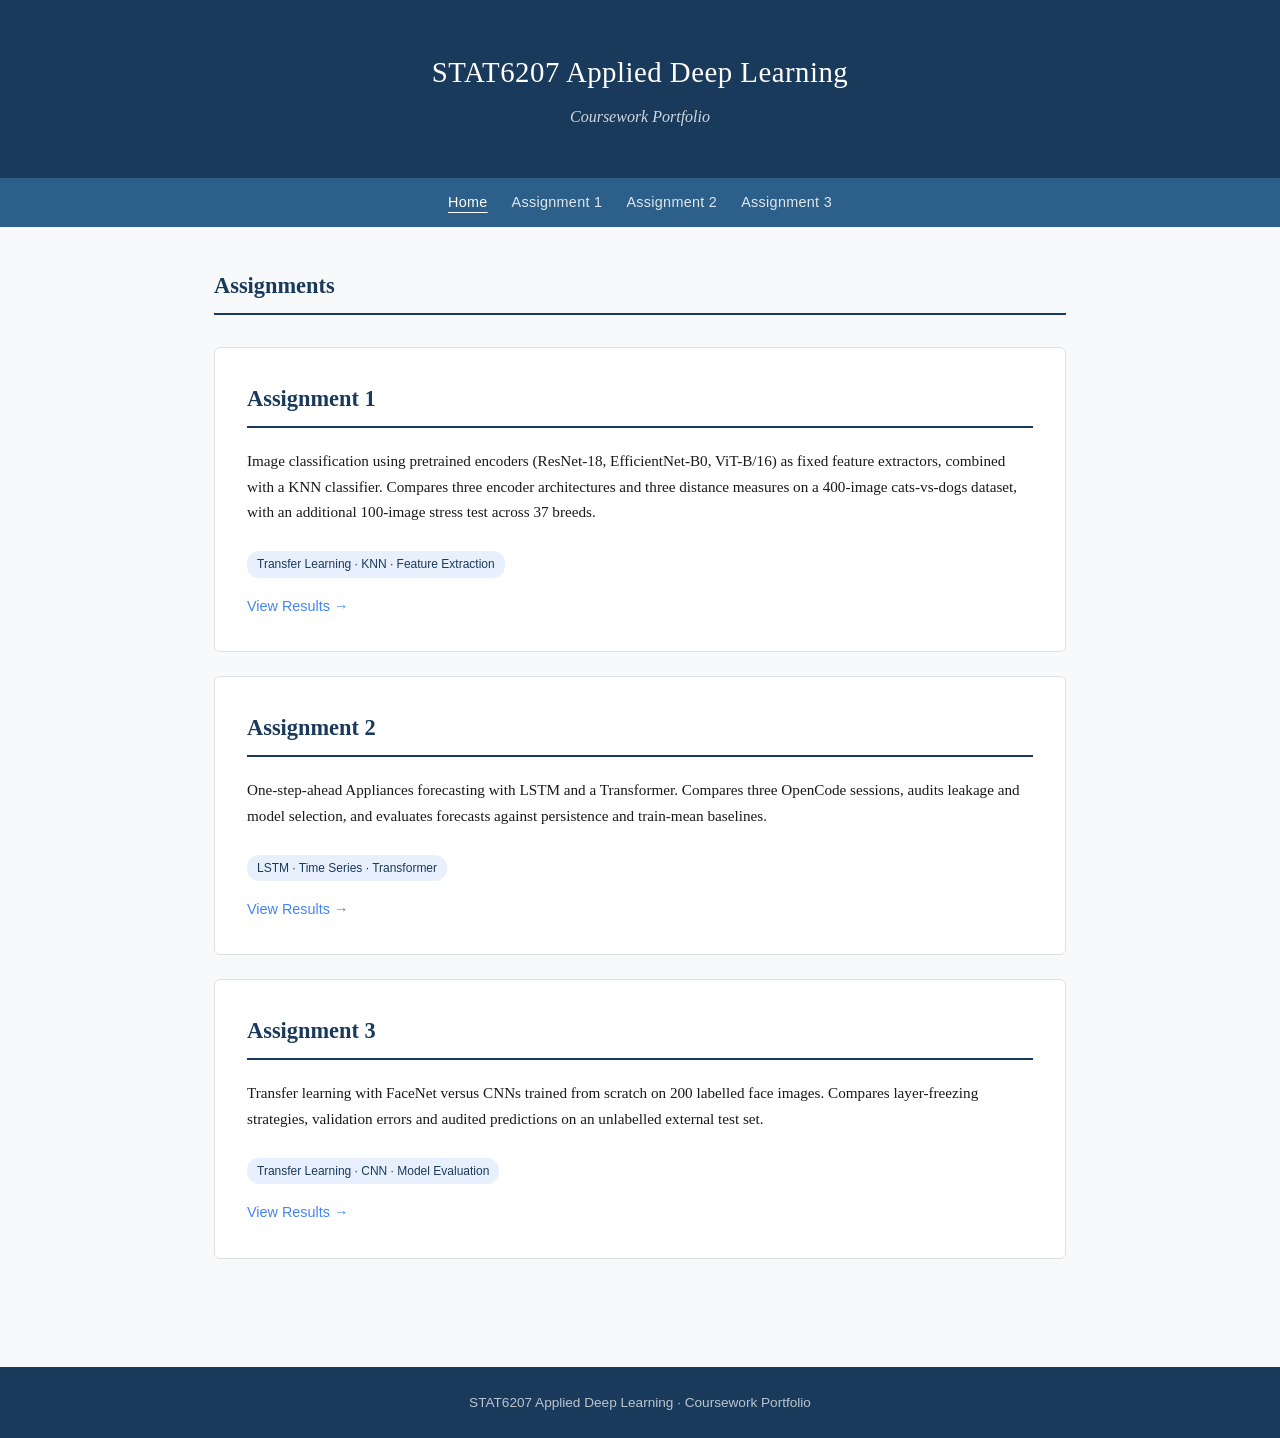
<file: index.html>
<!DOCTYPE html>
<html lang="en">
<head>
  <meta charset="UTF-8">
  <meta name="viewport" content="width=device-width, initial-scale=1.0">
  <title>STAT6207 Coursework Portfolio</title>
  <link rel="stylesheet" href="style.css">
</head>
<body>

<header>
  <div class="container">
    <h1>STAT6207 Applied Deep Learning</h1>
    <p class="subtitle">Coursework Portfolio</p>
  </div>
</header>

<nav aria-label="Main navigation">
  <a href="index.html" aria-current="page">Home</a>
  <a href="assignment1.html">Assignment 1</a>
  <a href="assignment2.html">Assignment 2</a>
  <a href="assignment3.html">Assignment 3</a>
</nav>

<main>
  <div class="container">

    <div class="section">
      <h2>Assignments</h2>

      <div class="card-grid">

        <div class="card">
          <h2>Assignment 1</h2>
          <p>
            Image classification using pretrained encoders (ResNet-18, EfficientNet-B0,
            ViT-B/16) as fixed feature extractors, combined with a KNN classifier.
            Compares three encoder architectures and three distance measures on a
            400-image cats-vs-dogs dataset, with an additional 100-image stress test
            across 37 breeds.
          </p>
          <span class="tag">Transfer Learning &middot; KNN &middot; Feature Extraction</span>
          <br>
          <a href="assignment1.html">View Results &rarr;</a>
        </div>

        <div class="card"><h2>Assignment 2</h2><p>One-step-ahead Appliances forecasting with LSTM and a Transformer. Compares three OpenCode sessions, audits leakage and model selection, and evaluates forecasts against persistence and train-mean baselines.</p><span class="tag">LSTM &middot; Time Series &middot; Transformer</span><br><a href="assignment2.html">View Results &rarr;</a></div>

        <div class="card"><h2>Assignment 3</h2><p>Transfer learning with FaceNet versus CNNs trained from scratch on 200 labelled face images. Compares layer-freezing strategies, validation errors and audited predictions on an unlabelled external test set.</p><span class="tag">Transfer Learning &middot; CNN &middot; Model Evaluation</span><br><a href="assignment3.html">View Results &rarr;</a></div>

      </div>
    </div>

  </div>
</main>

<footer>
  <div class="container">
    STAT6207 Applied Deep Learning &middot; Coursework Portfolio
  </div>
</footer>

</body>
</html>
</file>
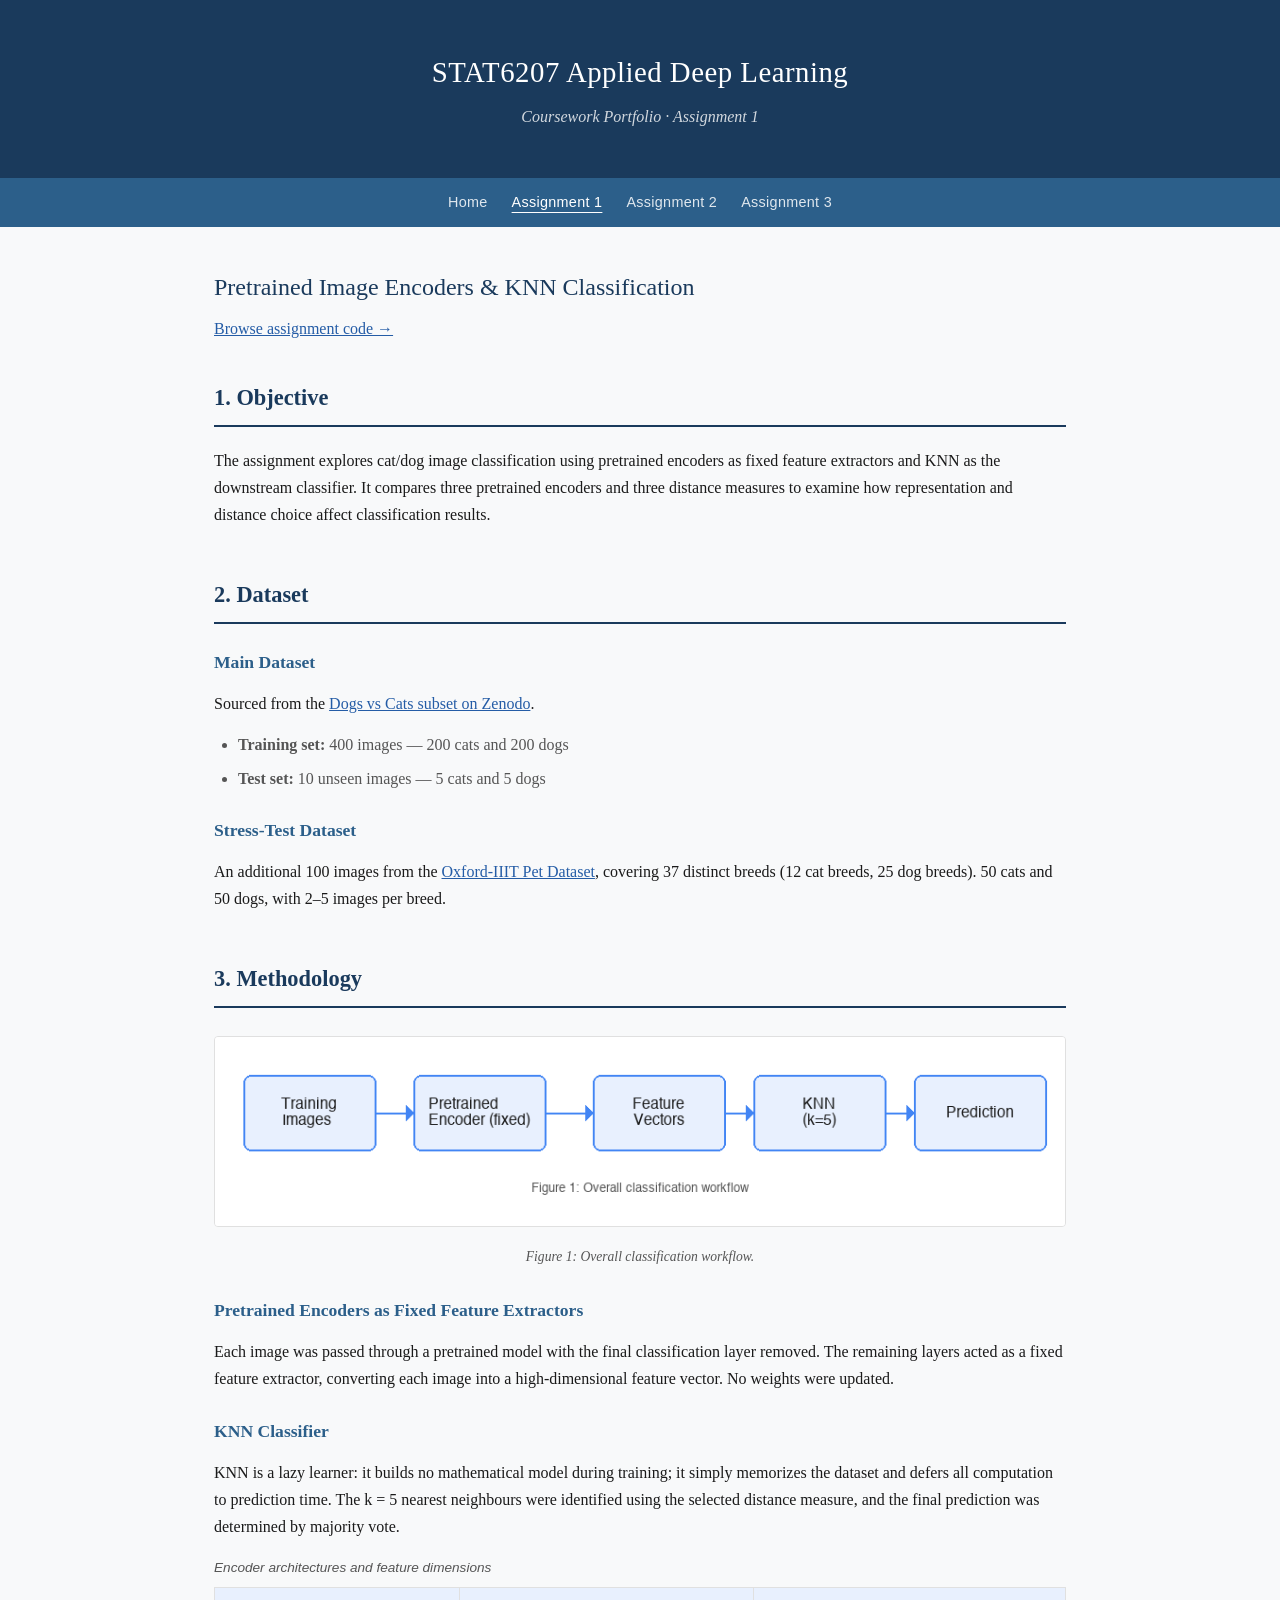
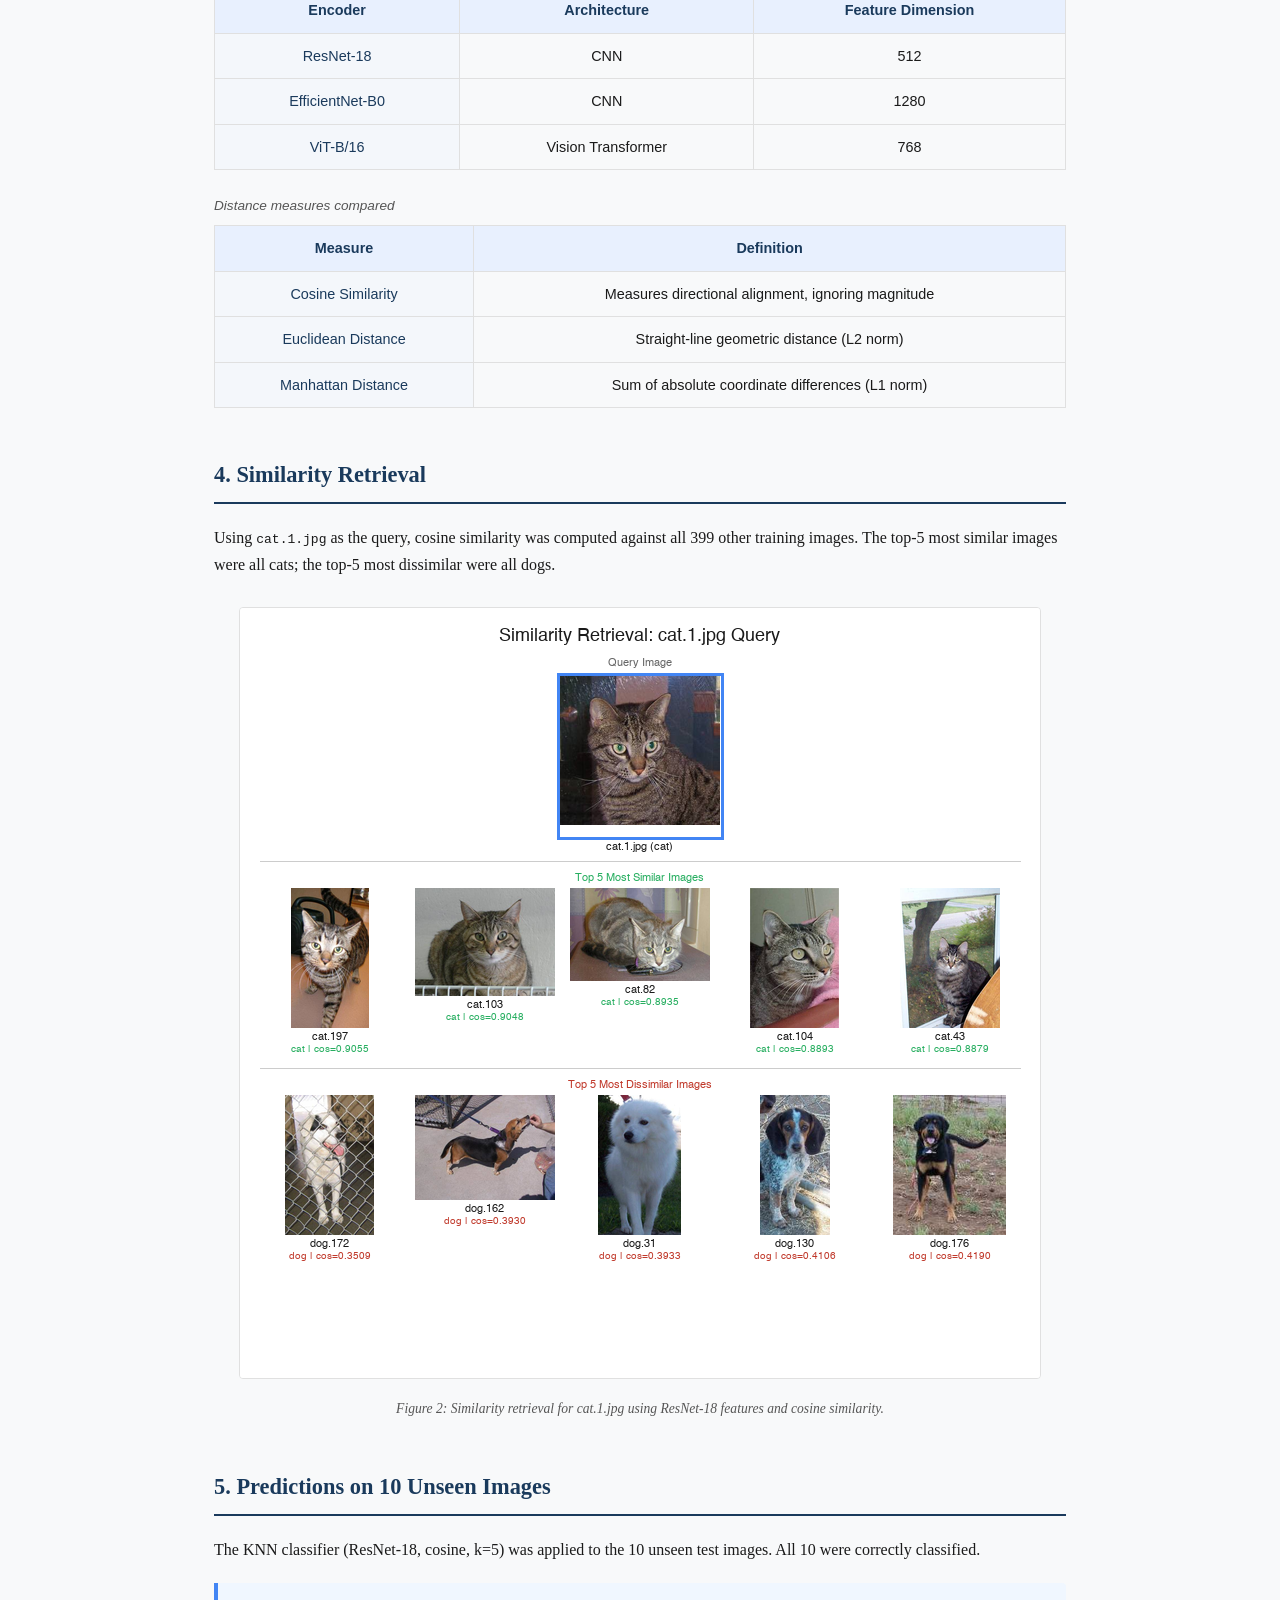
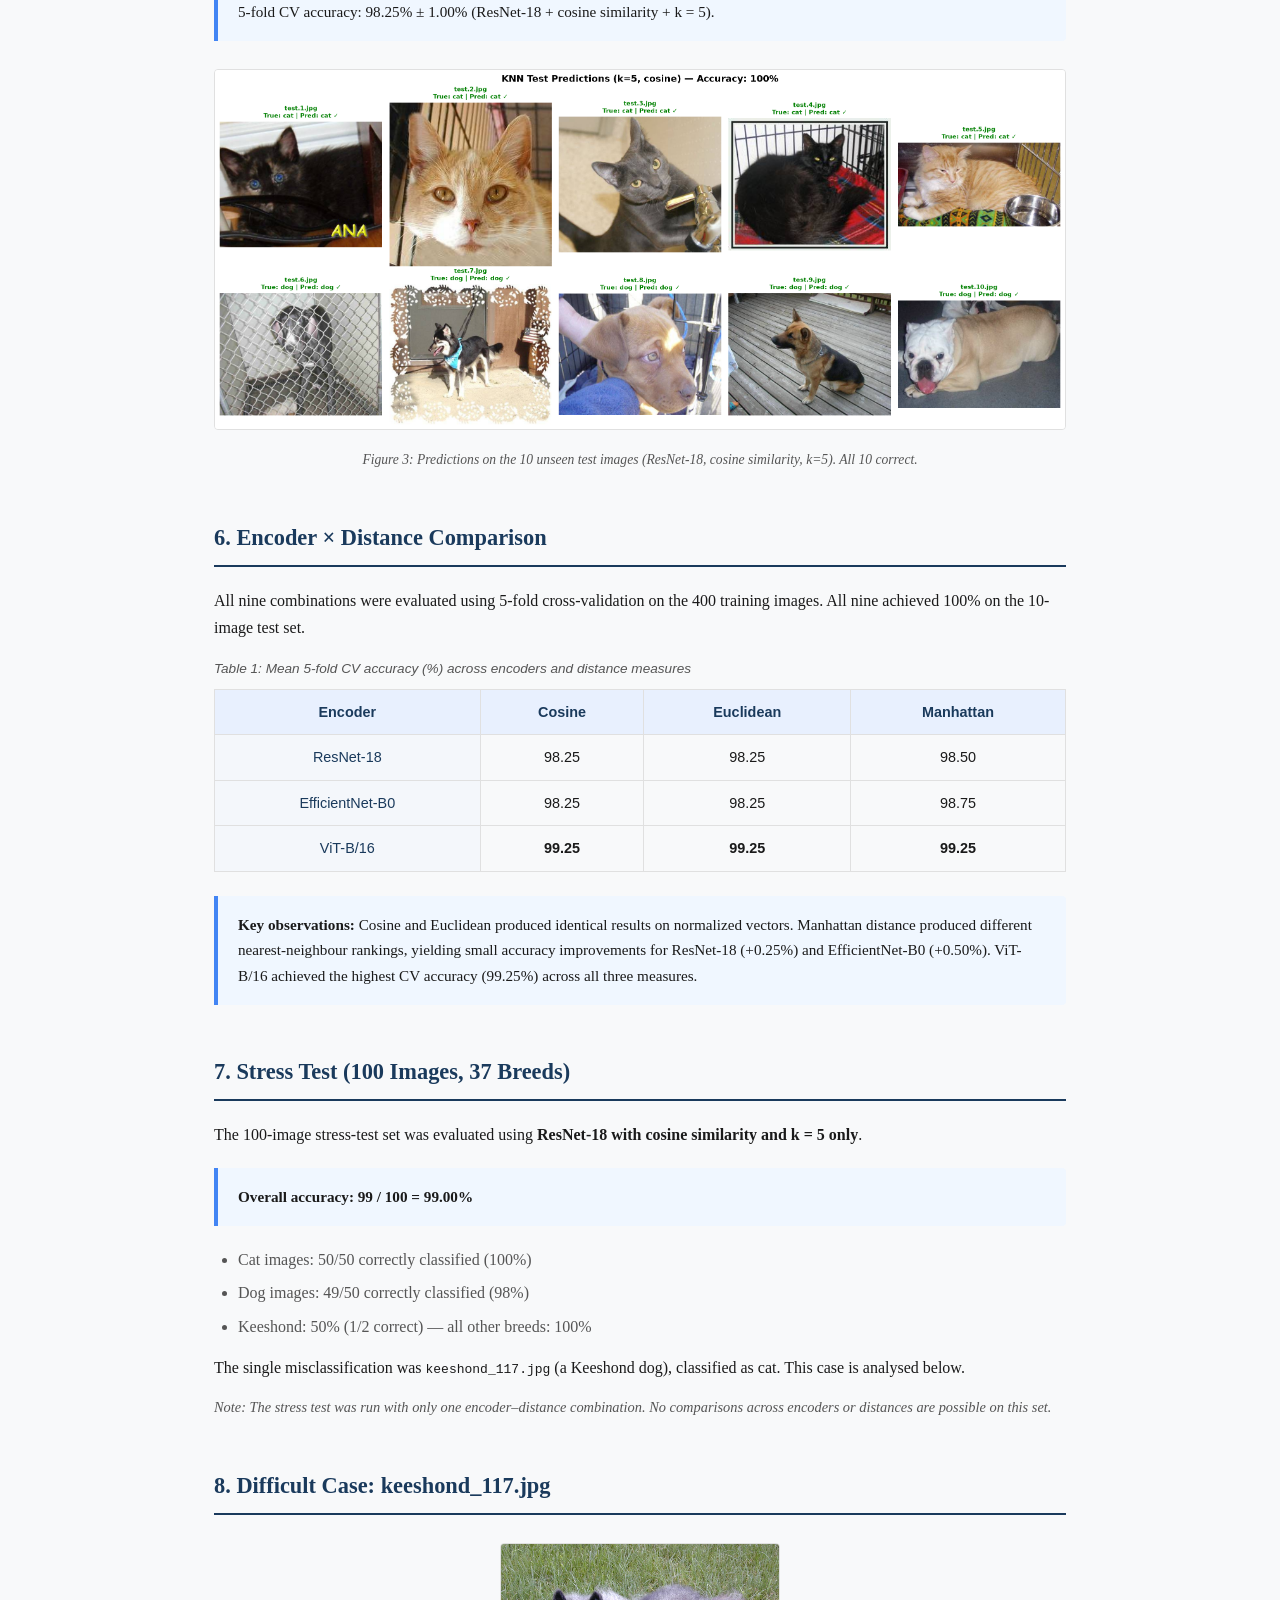
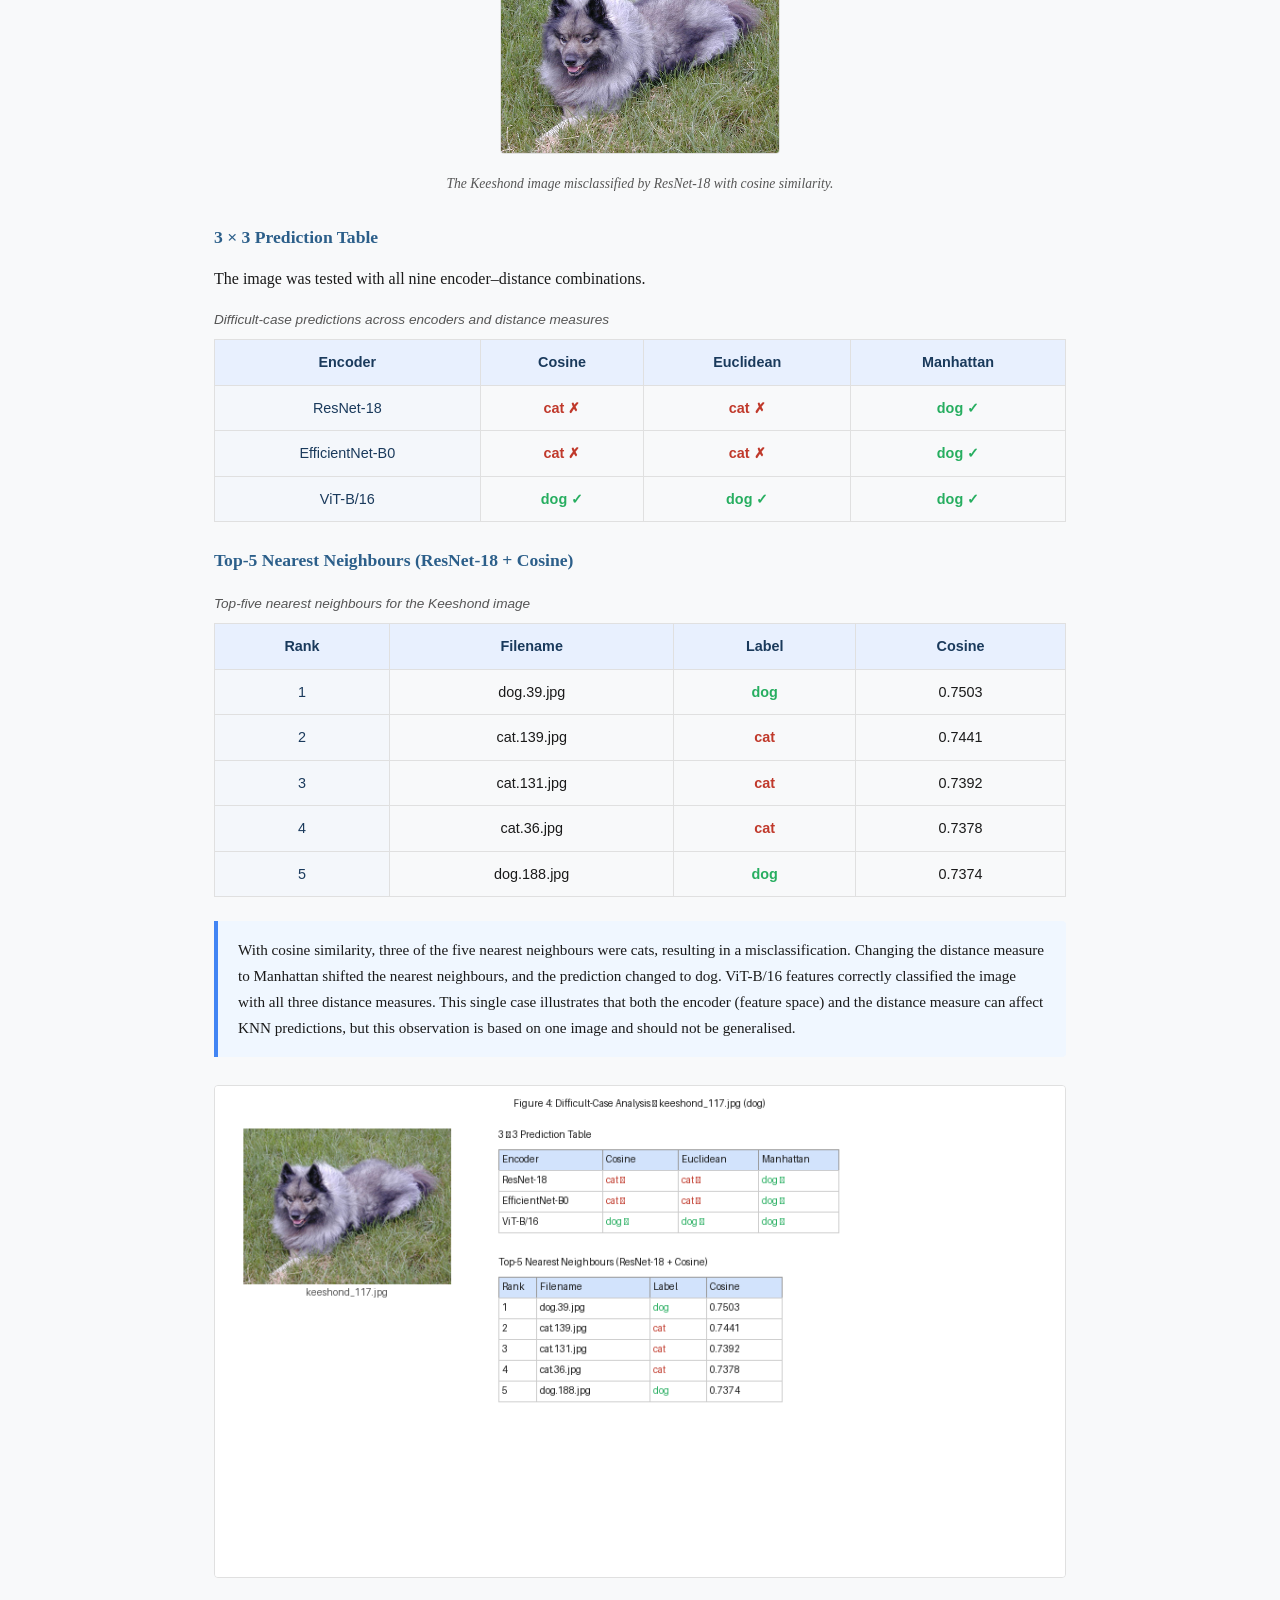
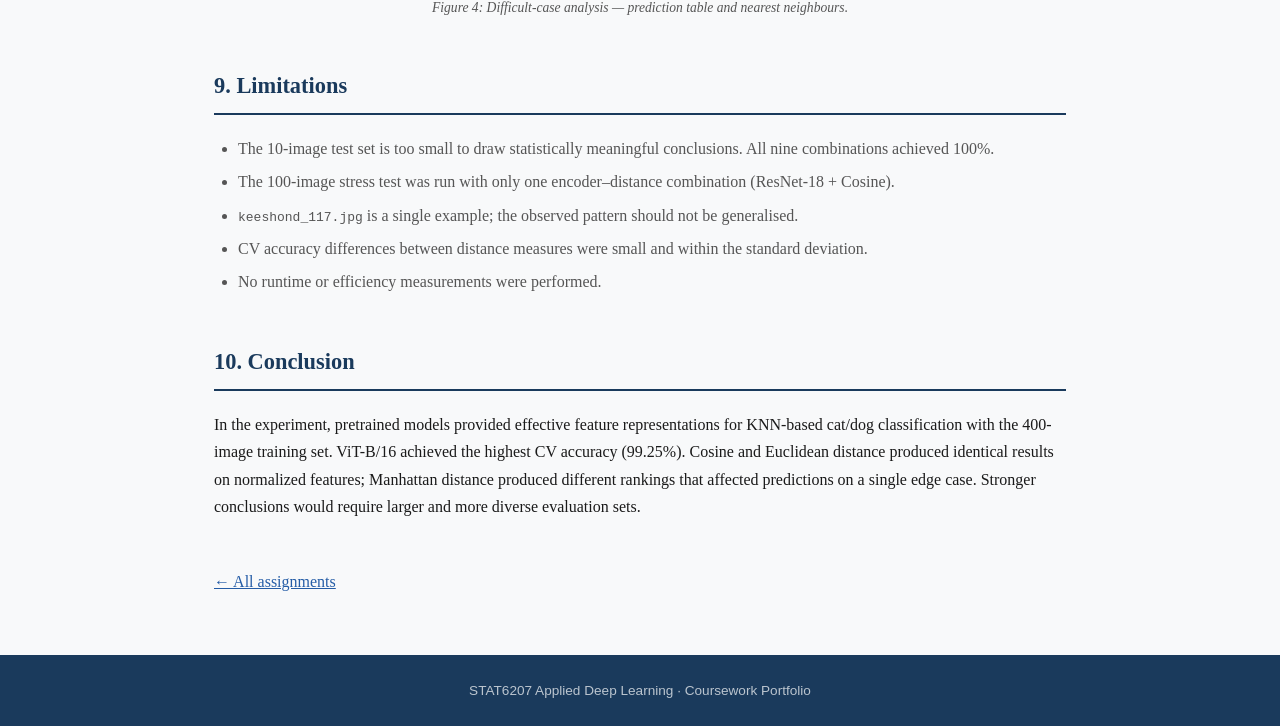
<file: assignment1.html>
<!DOCTYPE html>
<html lang="en">
<head>
  <meta charset="UTF-8">
  <meta name="viewport" content="width=device-width, initial-scale=1.0">
  <title>Assignment 1 - STAT6207 Portfolio</title>
  <meta name="description" content="Pretrained image encoders and KNN for cat/dog classification: methods, cross-validation results, stress testing and limitations.">
  <link rel="stylesheet" href="style.css">
</head>
<body>

<header>
  <div class="container">
    <h1>STAT6207 Applied Deep Learning</h1>
    <p class="subtitle">Coursework Portfolio &middot; Assignment 1</p>
  </div>
</header>

<nav aria-label="Main navigation">
  <a href="index.html">Home</a>
  <a href="assignment1.html" aria-current="page">Assignment 1</a>
  <a href="assignment2.html">Assignment 2</a>
  <a href="assignment3.html">Assignment 3</a>
</nav>

<main>
  <div class="container">

    <div class="page-intro">
      <h2>Pretrained Image Encoders &amp; KNN Classification</h2>
      <p><a href="https://github.com/iwanttosleeeep/stat6207-portfolio/tree/main/code/assignment1">Browse assignment code &rarr;</a></p>
    </div>

    <!-- ======== 1. OBJECTIVE ======== -->
    <section class="section">
      <h2>1. Objective</h2>
      <p>
        The assignment explores cat/dog image classification using pretrained encoders
        as fixed feature extractors and KNN as the downstream classifier. It compares
        three pretrained encoders and three distance measures to examine how
        representation and distance choice affect classification results.
      </p>
    </section>

    <!-- ======== 2. DATASET ======== -->
    <section class="section">
      <h2>2. Dataset</h2>
      <h3>Main Dataset</h3>
      <p>
        Sourced from the <a href="https://zenodo.org/records/10997322">Dogs vs Cats subset on Zenodo</a>.
      </p>
      <ul>
        <li><strong>Training set:</strong> 400 images &mdash; 200 cats and 200 dogs</li>
        <li><strong>Test set:</strong> 10 unseen images &mdash; 5 cats and 5 dogs</li>
      </ul>

      <h3>Stress-Test Dataset</h3>
      <p>
        An additional 100 images from the
        <a href="https://www.robots.ox.ac.uk/~vgg/data/pets/">Oxford-IIIT Pet Dataset</a>,
        covering 37 distinct breeds (12 cat breeds, 25 dog breeds).
        50 cats and 50 dogs, with 2&ndash;5 images per breed.
      </p>
    </section>

    <!-- ======== 3. METHODOLOGY ======== -->
    <section class="section">
      <h2>3. Methodology</h2>

      <figure class="figure">
        <img loading="lazy" src="assets/assignment1/fig1_workflow.png" alt="Workflow: Training images -> Pretrained Encoder -> Feature Vectors -> KNN -> Prediction">
        <figcaption>Figure 1: Overall classification workflow.</figcaption>
      </figure>

      <h3>Pretrained Encoders as Fixed Feature Extractors</h3>
      <p>
        Each image was passed through a pretrained model with the final classification
        layer removed. The remaining layers acted as a fixed feature extractor, converting
        each image into a high-dimensional feature vector. No weights were updated.
      </p>

      <h3>KNN Classifier</h3>
      <p>
        KNN is a lazy learner: it builds no mathematical model during training; it
        simply memorizes the dataset and defers all computation to prediction time.
        The k = 5 nearest neighbours were identified using the selected distance
        measure, and the final prediction was determined by majority vote.
      </p>

      <div class="table-scroll" role="region" tabindex="0" aria-label="Encoder architectures and feature dimensions"><table>
        <caption>Encoder architectures and feature dimensions</caption>
        <thead>
          <tr><th scope="col">Encoder</th><th scope="col">Architecture</th><th scope="col">Feature Dimension</th></tr>
        </thead>
        <tbody>
          <tr><th scope="row">ResNet-18</th><td>CNN</td><td>512</td></tr>
          <tr><th scope="row">EfficientNet-B0</th><td>CNN</td><td>1280</td></tr>
          <tr><th scope="row">ViT-B/16</th><td>Vision Transformer</td><td>768</td></tr>
        </tbody>
      </table></div>

      <div class="table-scroll" role="region" tabindex="0" aria-label="Distance measures compared"><table>
        <caption>Distance measures compared</caption>
        <thead>
          <tr><th scope="col">Measure</th><th scope="col">Definition</th></tr>
        </thead>
        <tbody>
          <tr><th scope="row">Cosine Similarity</th><td>Measures directional alignment, ignoring magnitude</td></tr>
          <tr><th scope="row">Euclidean Distance</th><td>Straight-line geometric distance (L2 norm)</td></tr>
          <tr><th scope="row">Manhattan Distance</th><td>Sum of absolute coordinate differences (L1 norm)</td></tr>
        </tbody>
      </table></div>
    </section>

    <!-- ======== 4. SIMILARITY RETRIEVAL ======== -->
    <section class="section">
      <h2>4. Similarity Retrieval</h2>
      <p>
        Using <code>cat.1.jpg</code> as the query, cosine similarity was computed
        against all 399 other training images. The top-5 most similar images were
        all cats; the top-5 most dissimilar were all dogs.
      </p>

      <figure class="figure">
        <img loading="lazy" src="assets/assignment1/similarity_results.png" alt="Similarity retrieval results for cat.1.jpg">
        <figcaption>Figure 2: Similarity retrieval for cat.1.jpg using ResNet-18 features and cosine similarity.</figcaption>
      </figure>
    </section>

    <!-- ======== 5. 10-IMAGE TEST ======== -->
    <section class="section">
      <h2>5. Predictions on 10 Unseen Images</h2>
      <p>
        The KNN classifier (ResNet-18, cosine, k=5) was applied to the 10 unseen
        test images. All 10 were correctly classified.
      </p>

      <div class="highlight">
        <p>5-fold CV accuracy: 98.25% &plusmn; 1.00% (ResNet-18 + cosine similarity + k = 5).</p>
      </div>

      <figure class="figure">
        <img loading="lazy" src="assets/assignment1/test_predictions.png" alt="Predictions on 10 unseen test images">
        <figcaption>Figure 3: Predictions on the 10 unseen test images (ResNet-18, cosine similarity, k=5). All 10 correct.</figcaption>
      </figure>
    </section>

    <!-- ======== 6. 3x3 COMPARISON ======== -->
    <section class="section">
      <h2>6. Encoder &times; Distance Comparison</h2>
      <p>
        All nine combinations were evaluated using 5-fold cross-validation on the
        400 training images. All nine achieved 100% on the 10-image test set.
      </p>

      <div class="table-scroll" role="region" tabindex="0" aria-label="Table 1: Mean 5-fold CV accuracy (%) across encoders and distance measures"><table>
        <caption>Table 1: Mean 5-fold CV accuracy (%) across encoders and distance measures</caption>
        <thead>
          <tr><th scope="col">Encoder</th><th scope="col">Cosine</th><th scope="col">Euclidean</th><th scope="col">Manhattan</th></tr>
        </thead>
        <tbody>
          <tr><th scope="row">ResNet-18</th><td>98.25</td><td>98.25</td><td>98.50</td></tr>
          <tr><th scope="row">EfficientNet-B0</th><td>98.25</td><td>98.25</td><td>98.75</td></tr>
          <tr><th scope="row">ViT-B/16</th><td><strong>99.25</strong></td><td><strong>99.25</strong></td><td><strong>99.25</strong></td></tr>
        </tbody>
      </table></div>

      <div class="highlight">
        <p>
          <strong>Key observations:</strong>
          Cosine and Euclidean produced identical results on normalized vectors.
          Manhattan distance produced different nearest-neighbour rankings, yielding
          small accuracy improvements for ResNet-18 (+0.25%) and EfficientNet-B0 (+0.50%).
          ViT-B/16 achieved the highest CV accuracy (99.25%) across all three measures.
        </p>
      </div>
    </section>

    <!-- ======== 7. STRESS TEST ======== -->
    <section class="section">
      <h2>7. Stress Test (100 Images, 37 Breeds)</h2>
      <p>
        The 100-image stress-test set was evaluated using
        <strong>ResNet-18 with cosine similarity and k = 5 only</strong>.
      </p>

      <div class="highlight">
        <p><strong>Overall accuracy: 99 / 100 = 99.00%</strong></p>
      </div>

      <ul>
        <li>Cat images: 50/50 correctly classified (100%)</li>
        <li>Dog images: 49/50 correctly classified (98%)</li>
        <li>Keeshond: 50% (1/2 correct) &mdash; all other breeds: 100%</li>
      </ul>

      <p>
        The single misclassification was <code>keeshond_117.jpg</code> (a Keeshond dog),
        classified as cat. This case is analysed below.
      </p>

      <p style="color: var(--text-secondary); font-size: 0.9rem; font-style: italic;">
        Note: The stress test was run with only one encoder&ndash;distance combination.
        No comparisons across encoders or distances are possible on this set.
      </p>
    </section>

    <!-- ======== 8. DIFFICULT CASE ======== -->
    <section class="section">
      <h2>8. Difficult Case: keeshond_117.jpg</h2>

      <figure class="figure">
        <img loading="lazy" src="assets/assignment1/keeshond_117.jpg" alt="keeshond_117.jpg" style="max-width: 280px; height: auto;">
        <figcaption>The Keeshond image misclassified by ResNet-18 with cosine similarity.</figcaption>
      </figure>

      <h3>3 &times; 3 Prediction Table</h3>
      <p>
        The image was tested with all nine encoder&ndash;distance combinations.
      </p>

      <div class="table-scroll" role="region" tabindex="0" aria-label="Difficult-case predictions across encoders and distance measures"><table>
        <caption>Difficult-case predictions across encoders and distance measures</caption>
        <thead>
          <tr><th scope="col">Encoder</th><th scope="col">Cosine</th><th scope="col">Euclidean</th><th scope="col">Manhattan</th></tr>
        </thead>
        <tbody>
          <tr>
            <th scope="row">ResNet-18</th>
            <td class="incorrect">cat &cross;</td>
            <td class="incorrect">cat &cross;</td>
            <td class="correct">dog &check;</td>
          </tr>
          <tr>
            <th scope="row">EfficientNet-B0</th>
            <td class="incorrect">cat &cross;</td>
            <td class="incorrect">cat &cross;</td>
            <td class="correct">dog &check;</td>
          </tr>
          <tr>
            <th scope="row">ViT-B/16</th>
            <td class="correct">dog &check;</td>
            <td class="correct">dog &check;</td>
            <td class="correct">dog &check;</td>
          </tr>
        </tbody>
      </table></div>

      <h3>Top-5 Nearest Neighbours (ResNet-18 + Cosine)</h3>
      <div class="table-scroll" role="region" tabindex="0" aria-label="Top-five nearest neighbours for the Keeshond image"><table>
        <caption>Top-five nearest neighbours for the Keeshond image</caption>
        <thead>
          <tr><th scope="col">Rank</th><th scope="col">Filename</th><th scope="col">Label</th><th scope="col">Cosine</th></tr>
        </thead>
        <tbody>
          <tr><th scope="row">1</th><td>dog.39.jpg</td><td class="correct">dog</td><td>0.7503</td></tr>
          <tr><th scope="row">2</th><td>cat.139.jpg</td><td class="incorrect">cat</td><td>0.7441</td></tr>
          <tr><th scope="row">3</th><td>cat.131.jpg</td><td class="incorrect">cat</td><td>0.7392</td></tr>
          <tr><th scope="row">4</th><td>cat.36.jpg</td><td class="incorrect">cat</td><td>0.7378</td></tr>
          <tr><th scope="row">5</th><td>dog.188.jpg</td><td class="correct">dog</td><td>0.7374</td></tr>
        </tbody>
      </table></div>

      <div class="highlight">
        <p>
          With cosine similarity, three of the five nearest neighbours were cats,
          resulting in a misclassification. Changing the distance measure to Manhattan
          shifted the nearest neighbours, and the prediction changed to dog. ViT-B/16
          features correctly classified the image with all three distance measures.
          This single case illustrates that both the encoder (feature space) and the
          distance measure can affect KNN predictions, but this observation is based
          on one image and should not be generalised.
        </p>
      </div>

      <figure class="figure">
        <img loading="lazy" src="assets/assignment1/fig4_keeshond.png" alt="Keeshond analysis: prediction table and nearest neighbours">
        <figcaption>Figure 4: Difficult-case analysis &mdash; prediction table and nearest neighbours.</figcaption>
      </figure>
    </section>

    <!-- ======== 9. LIMITATIONS ======== -->
    <section class="section">
      <h2>9. Limitations</h2>
      <ul>
        <li>The 10-image test set is too small to draw statistically meaningful conclusions. All nine combinations achieved 100%.</li>
        <li>The 100-image stress test was run with only one encoder&ndash;distance combination (ResNet-18 + Cosine).</li>
        <li><code>keeshond_117.jpg</code> is a single example; the observed pattern should not be generalised.</li>
        <li>CV accuracy differences between distance measures were small and within the standard deviation.</li>
        <li>No runtime or efficiency measurements were performed.</li>
      </ul>
    </section>

    <!-- ======== 10. CONCLUSION ======== -->
    <section class="section">
      <h2>10. Conclusion</h2>
      <p>
        In the experiment, pretrained models provided effective feature representations
        for KNN-based cat/dog classification with the 400-image training set. ViT-B/16
        achieved the highest CV accuracy (99.25%). Cosine and Euclidean distance
        produced identical results on normalized features; Manhattan distance
        produced different rankings that affected predictions on a single edge case.
        Stronger conclusions would require larger and more diverse evaluation sets.
      </p>
    </section>

    <p class="back-link"><a href="index.html">&larr; All assignments</a></p>
  </div>
</main>

<footer>
  <div class="container">
    STAT6207 Applied Deep Learning &middot; Coursework Portfolio
  </div>
</footer>

</body>
</html>
</file>
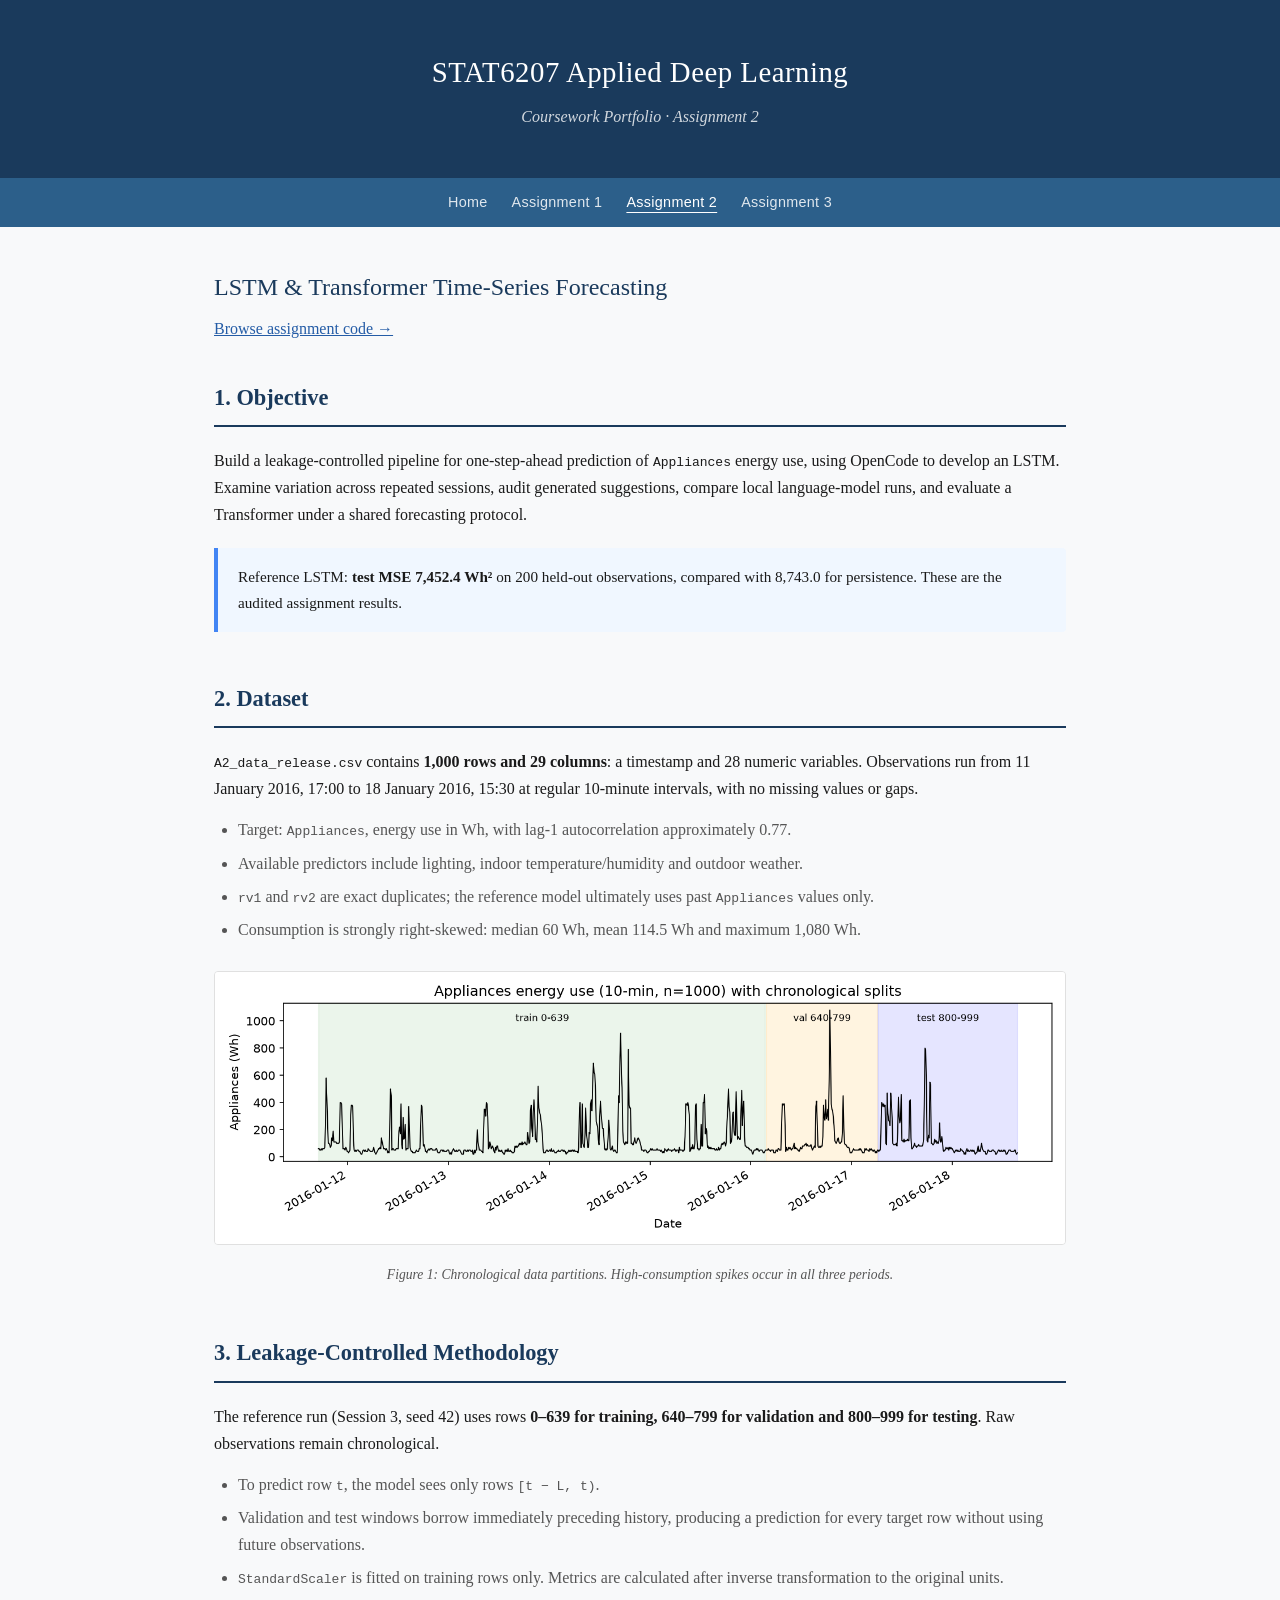
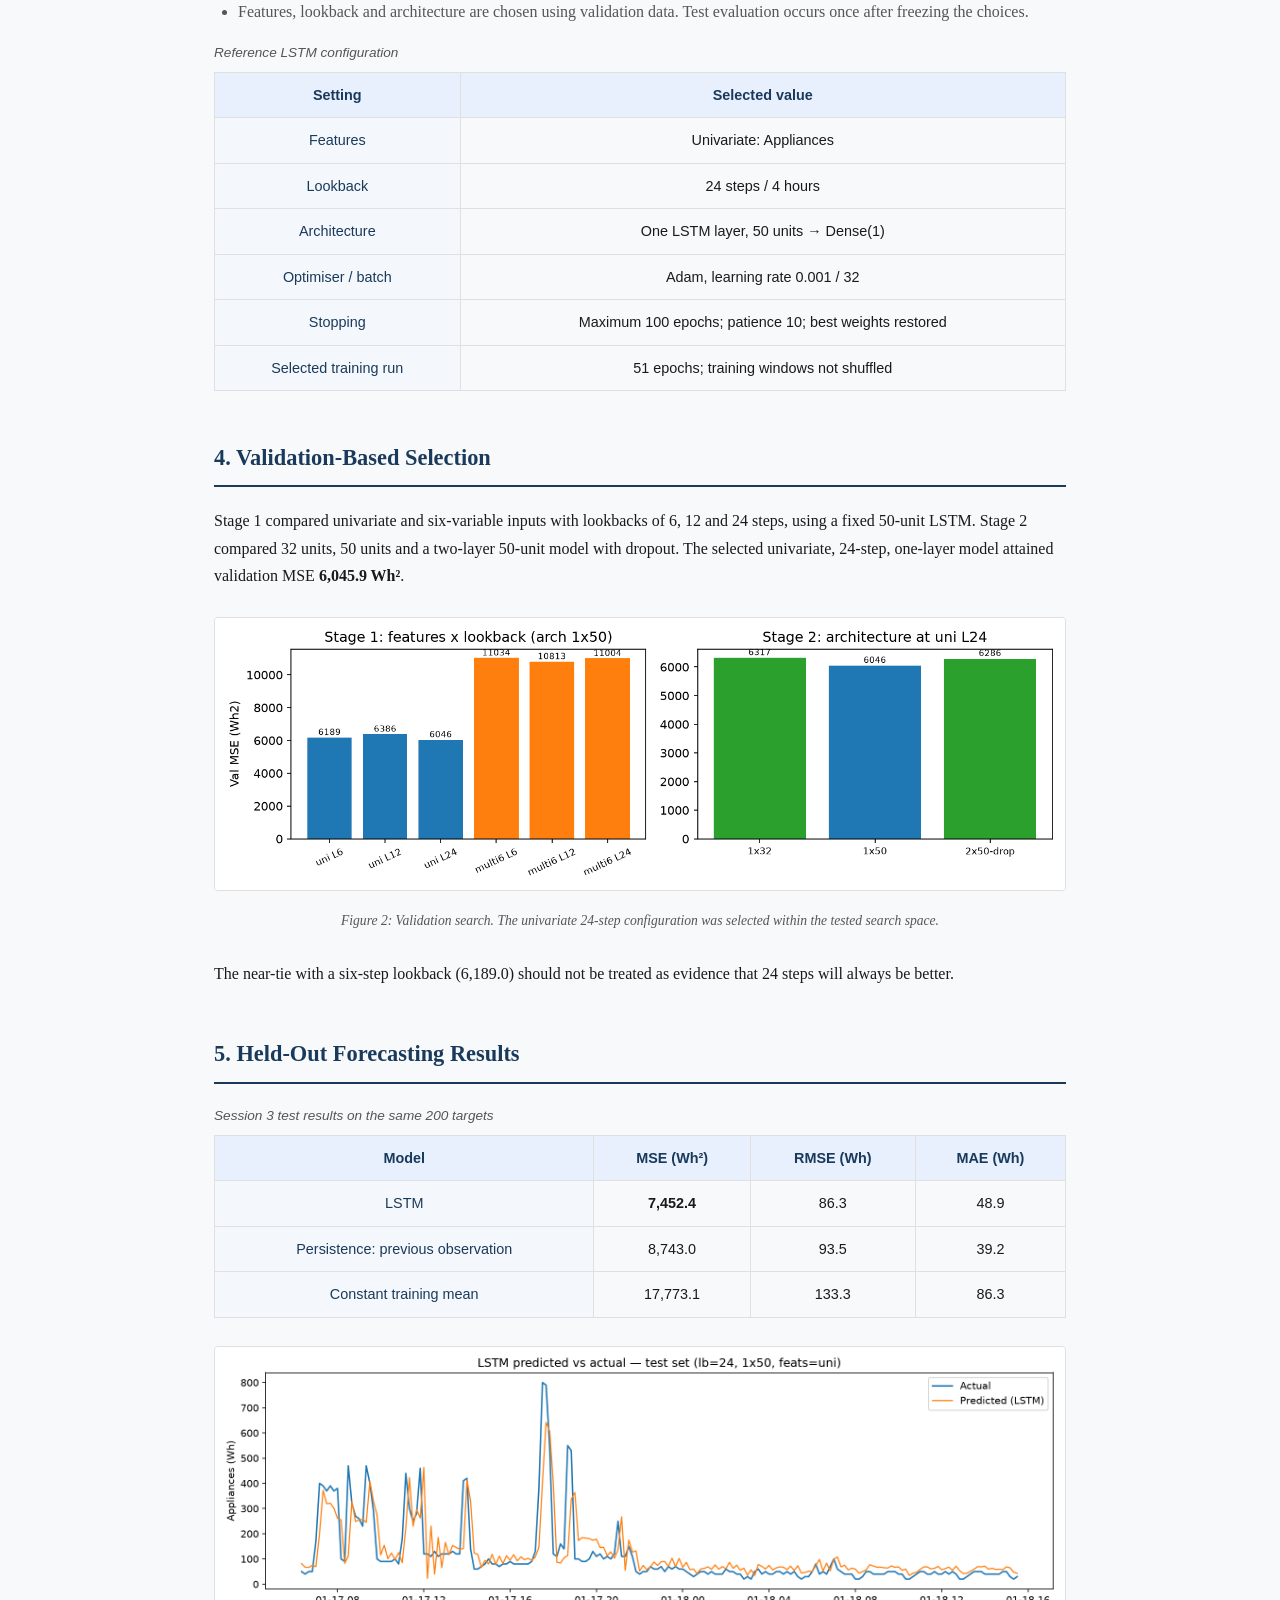
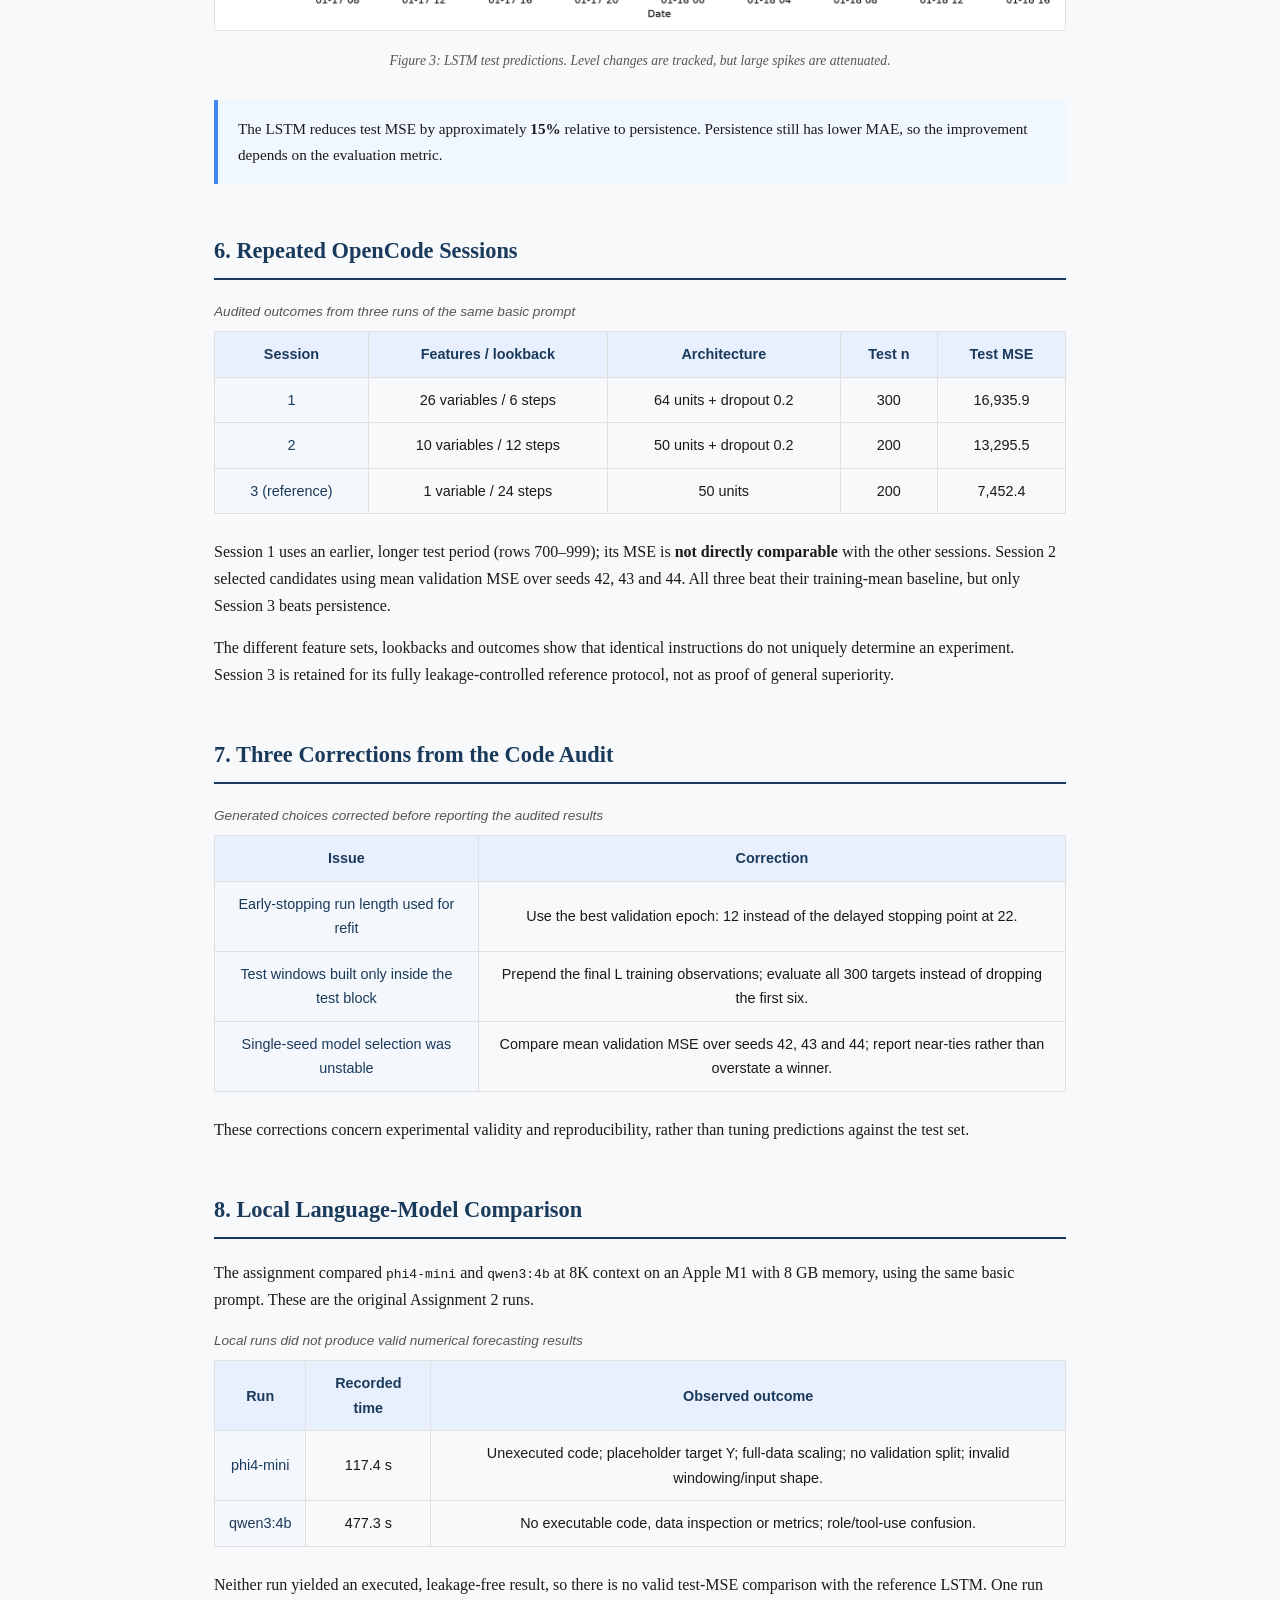
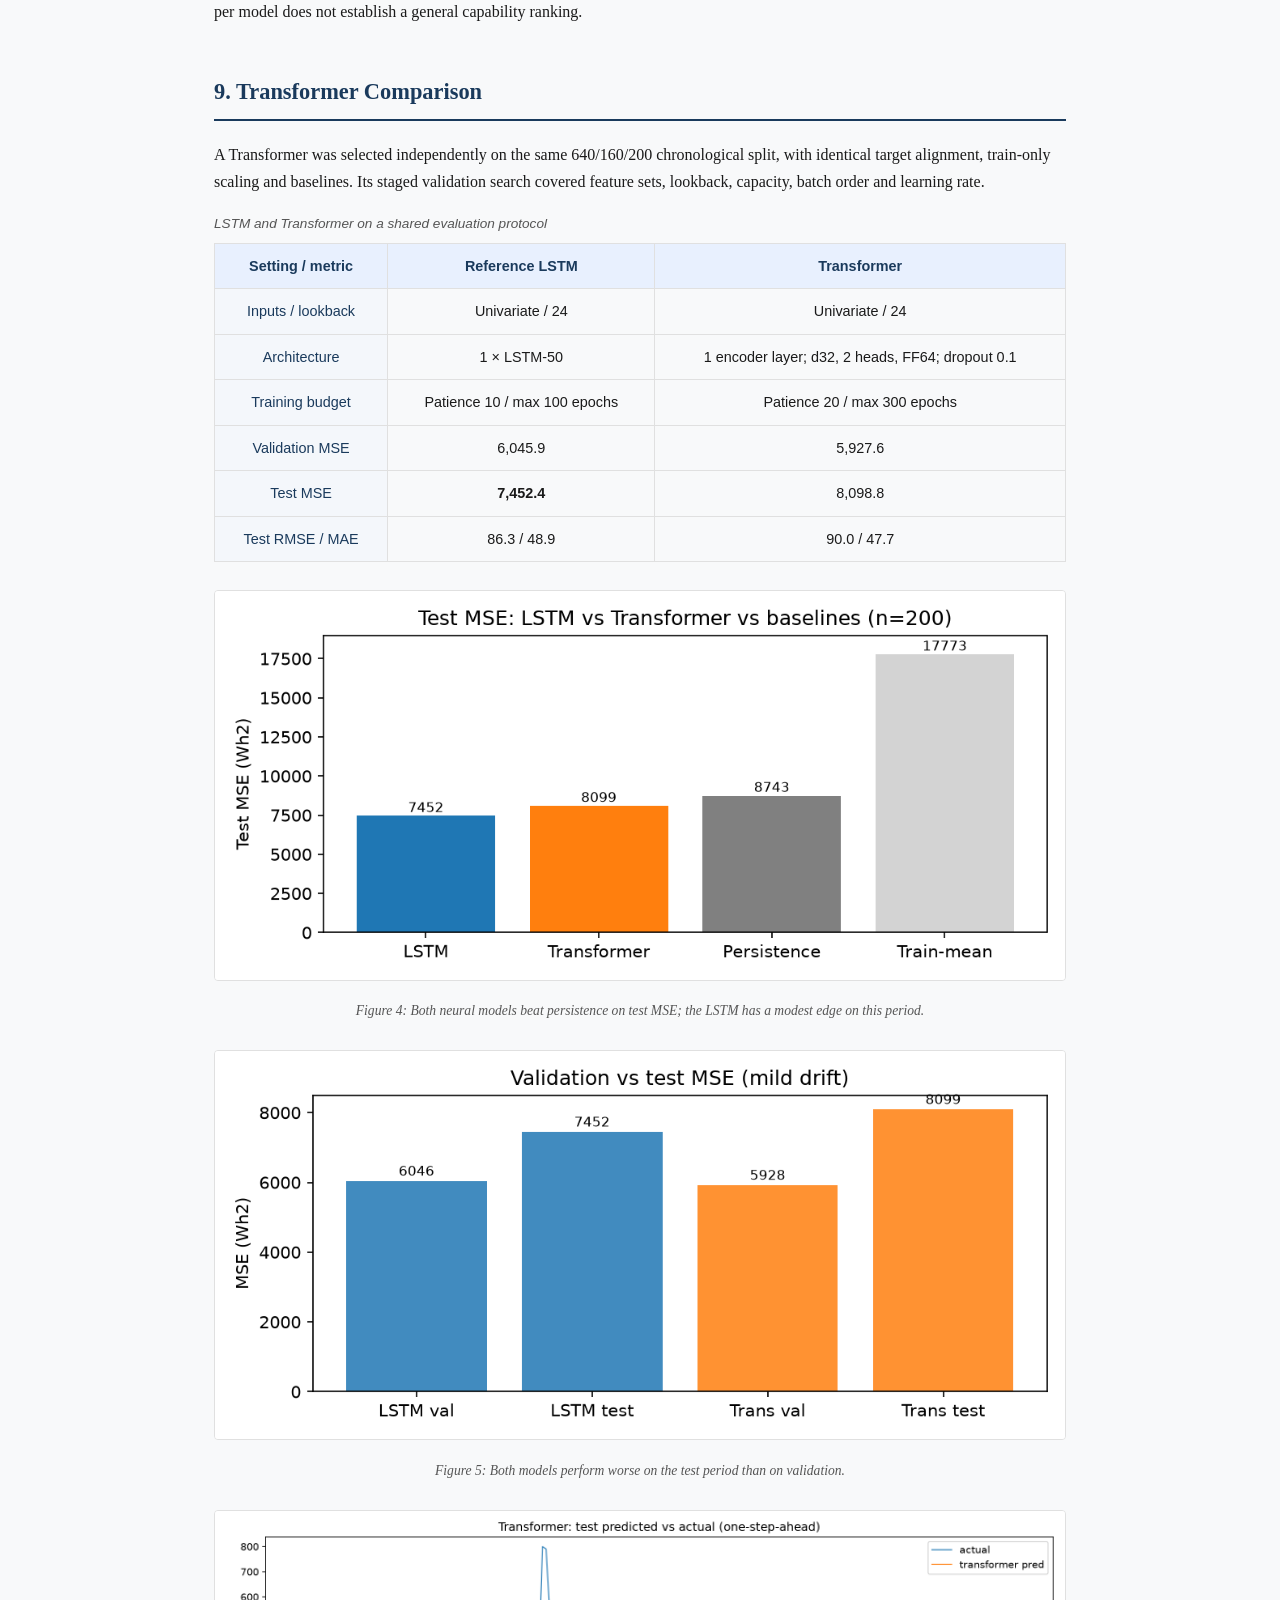
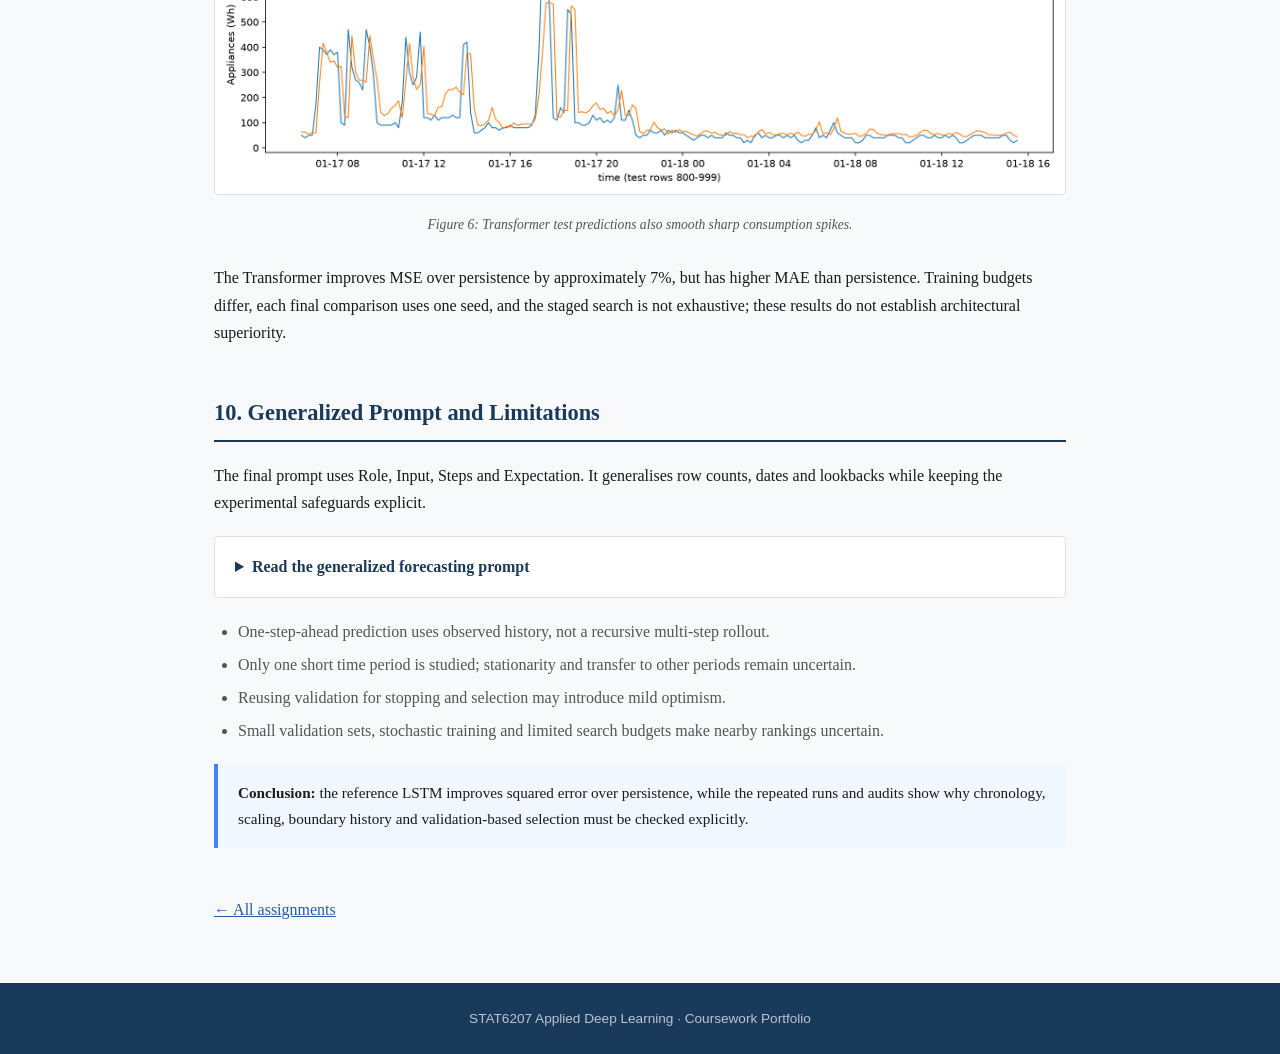
<file: assignment2.html>
<!DOCTYPE html>
<html lang="en">
<head><meta charset="UTF-8"><meta name="viewport" content="width=device-width, initial-scale=1.0">
<title>Assignment 2 - STAT6207 Portfolio</title><meta name="description" content="LSTM &amp;amp; Transformer Time-Series Forecasting — methods, results and limitations for STAT6207 Assignment 2.">
<link rel="stylesheet" href="style.css"></head>
<body><header><div class="container"><h1>STAT6207 Applied Deep Learning</h1><p class="subtitle">Coursework Portfolio &middot; Assignment 2</p></div></header>
<nav aria-label="Main navigation">
  <a href="index.html">Home</a>
  <a href="assignment1.html">Assignment 1</a>
  <a href="assignment2.html" aria-current="page">Assignment 2</a>
  <a href="assignment3.html">Assignment 3</a>
</nav>
<main><div class="container"><div class="page-intro"><h2>LSTM &amp; Transformer Time-Series Forecasting</h2><p><a href="https://github.com/iwanttosleeeep/stat6207-portfolio/tree/main/code/assignment2">Browse assignment code &rarr;</a></p></div>
<section class="section">
<h2>1. Objective</h2>
<p>Build a leakage-controlled pipeline for one-step-ahead prediction of <code>Appliances</code> energy use, using OpenCode to develop an LSTM. Examine variation across repeated sessions, audit generated suggestions, compare local language-model runs, and evaluate a Transformer under a shared forecasting protocol.</p><div class="highlight"><p>Reference LSTM: <strong>test MSE 7,452.4 Wh&sup2;</strong> on 200 held-out observations, compared with 8,743.0 for persistence. These are the audited assignment results.</p></div>
</section><section class="section">
<h2>2. Dataset</h2>
<p><code>A2_data_release.csv</code> contains <strong>1,000 rows and 29 columns</strong>: a timestamp and 28 numeric variables. Observations run from 11 January 2016, 17:00 to 18 January 2016, 15:30 at regular 10-minute intervals, with no missing values or gaps.</p><ul><li>Target: <code>Appliances</code>, energy use in Wh, with lag-1 autocorrelation approximately 0.77.</li><li>Available predictors include lighting, indoor temperature/humidity and outdoor weather.</li><li><code>rv1</code> and <code>rv2</code> are exact duplicates; the reference model ultimately uses past <code>Appliances</code> values only.</li><li>Consumption is strongly right-skewed: median 60 Wh, mean 114.5 Wh and maximum 1,080 Wh.</li></ul><figure class="figure"><img src="assets/assignment2/data_splits.png" alt="Appliances energy use with chronological training, validation and test bands" loading="lazy"><figcaption>Figure 1: Chronological data partitions. High-consumption spikes occur in all three periods.</figcaption></figure>
</section><section class="section">
<h2>3. Leakage-Controlled Methodology</h2>
<p>The reference run (Session 3, seed 42) uses rows <strong>0–639 for training, 640–799 for validation and 800–999 for testing</strong>. Raw observations remain chronological.</p><ul><li>To predict row <code>t</code>, the model sees only rows <code>[t − L, t)</code>.</li><li>Validation and test windows borrow immediately preceding history, producing a prediction for every target row without using future observations.</li><li><code>StandardScaler</code> is fitted on training rows only. Metrics are calculated after inverse transformation to the original units.</li><li>Features, lookback and architecture are chosen using validation data. Test evaluation occurs once after freezing the choices.</li></ul><div class="table-scroll" role="region" tabindex="0" aria-label="Reference LSTM configuration"><table><caption>Reference LSTM configuration</caption><thead><tr><th scope="col">Setting</th><th scope="col">Selected value</th></tr></thead><tbody><tr><th scope="row">Features</th><td>Univariate: Appliances</td></tr><tr><th scope="row">Lookback</th><td>24 steps / 4 hours</td></tr><tr><th scope="row">Architecture</th><td>One LSTM layer, 50 units → Dense(1)</td></tr><tr><th scope="row">Optimiser / batch</th><td>Adam, learning rate 0.001 / 32</td></tr><tr><th scope="row">Stopping</th><td>Maximum 100 epochs; patience 10; best weights restored</td></tr><tr><th scope="row">Selected training run</th><td>51 epochs; training windows not shuffled</td></tr></tbody></table></div>
</section><section class="section">
<h2>4. Validation-Based Selection</h2>
<p>Stage 1 compared univariate and six-variable inputs with lookbacks of 6, 12 and 24 steps, using a fixed 50-unit LSTM. Stage 2 compared 32 units, 50 units and a two-layer 50-unit model with dropout. The selected univariate, 24-step, one-layer model attained validation MSE <strong>6,045.9 Wh&sup2;</strong>.</p><figure class="figure"><img src="assets/assignment2/validation_selection.png" alt="Validation MSE across feature, lookback and architecture candidates" loading="lazy"><figcaption>Figure 2: Validation search. The univariate 24-step configuration was selected within the tested search space.</figcaption></figure><p>The near-tie with a six-step lookback (6,189.0) should not be treated as evidence that 24 steps will always be better.</p>
</section><section class="section">
<h2>5. Held-Out Forecasting Results</h2>
<div class="table-scroll" role="region" tabindex="0" aria-label="Session 3 test results on the same 200 targets"><table><caption>Session 3 test results on the same 200 targets</caption><thead><tr><th scope="col">Model</th><th scope="col">MSE (Wh&sup2;)</th><th scope="col">RMSE (Wh)</th><th scope="col">MAE (Wh)</th></tr></thead><tbody><tr><th scope="row">LSTM</th><td><strong>7,452.4</strong></td><td>86.3</td><td>48.9</td></tr><tr><th scope="row">Persistence: previous observation</th><td>8,743.0</td><td>93.5</td><td>39.2</td></tr><tr><th scope="row">Constant training mean</th><td>17,773.1</td><td>133.3</td><td>86.3</td></tr></tbody></table></div><figure class="figure"><img src="assets/assignment2/lstm_predictions.png" alt="Reference LSTM predictions and actual Appliances values on the test period" loading="lazy"><figcaption>Figure 3: LSTM test predictions. Level changes are tracked, but large spikes are attenuated.</figcaption></figure><div class="highlight"><p>The LSTM reduces test MSE by approximately <strong>15%</strong> relative to persistence. Persistence still has lower MAE, so the improvement depends on the evaluation metric.</p></div>
</section><section class="section">
<h2>6. Repeated OpenCode Sessions</h2>
<div class="table-scroll" role="region" tabindex="0" aria-label="Audited outcomes from three runs of the same basic prompt"><table><caption>Audited outcomes from three runs of the same basic prompt</caption><thead><tr><th scope="col">Session</th><th scope="col">Features / lookback</th><th scope="col">Architecture</th><th scope="col">Test n</th><th scope="col">Test MSE</th></tr></thead><tbody><tr><th scope="row">1</th><td>26 variables / 6 steps</td><td>64 units + dropout 0.2</td><td>300</td><td>16,935.9</td></tr><tr><th scope="row">2</th><td>10 variables / 12 steps</td><td>50 units + dropout 0.2</td><td>200</td><td>13,295.5</td></tr><tr><th scope="row">3 (reference)</th><td>1 variable / 24 steps</td><td>50 units</td><td>200</td><td>7,452.4</td></tr></tbody></table></div><p>Session 1 uses an earlier, longer test period (rows 700–999); its MSE is <strong>not directly comparable</strong> with the other sessions. Session 2 selected candidates using mean validation MSE over seeds 42, 43 and 44. All three beat their training-mean baseline, but only Session 3 beats persistence.</p><p>The different feature sets, lookbacks and outcomes show that identical instructions do not uniquely determine an experiment. Session 3 is retained for its fully leakage-controlled reference protocol, not as proof of general superiority.</p>
</section><section class="section">
<h2>7. Three Corrections from the Code Audit</h2>
<div class="table-scroll" role="region" tabindex="0" aria-label="Generated choices corrected before reporting the audited results"><table><caption>Generated choices corrected before reporting the audited results</caption><thead><tr><th scope="col">Issue</th><th scope="col">Correction</th></tr></thead><tbody><tr><th scope="row">Early-stopping run length used for refit</th><td>Use the best validation epoch: 12 instead of the delayed stopping point at 22.</td></tr><tr><th scope="row">Test windows built only inside the test block</th><td>Prepend the final L training observations; evaluate all 300 targets instead of dropping the first six.</td></tr><tr><th scope="row">Single-seed model selection was unstable</th><td>Compare mean validation MSE over seeds 42, 43 and 44; report near-ties rather than overstate a winner.</td></tr></tbody></table></div><p>These corrections concern experimental validity and reproducibility, rather than tuning predictions against the test set.</p>
</section><section class="section">
<h2>8. Local Language-Model Comparison</h2>
<p>The assignment compared <code>phi4-mini</code> and <code>qwen3:4b</code> at 8K context on an Apple M1 with 8 GB memory, using the same basic prompt. These are the original Assignment 2 runs.</p><div class="table-scroll" role="region" tabindex="0" aria-label="Local runs did not produce valid numerical forecasting results"><table><caption>Local runs did not produce valid numerical forecasting results</caption><thead><tr><th scope="col">Run</th><th scope="col">Recorded time</th><th scope="col">Observed outcome</th></tr></thead><tbody><tr><th scope="row">phi4-mini</th><td>117.4 s</td><td>Unexecuted code; placeholder target Y; full-data scaling; no validation split; invalid windowing/input shape.</td></tr><tr><th scope="row">qwen3:4b</th><td>477.3 s</td><td>No executable code, data inspection or metrics; role/tool-use confusion.</td></tr></tbody></table></div><p>Neither run yielded an executed, leakage-free result, so there is no valid test-MSE comparison with the reference LSTM. One run per model does not establish a general capability ranking.</p>
</section><section class="section">
<h2>9. Transformer Comparison</h2>
<p>A Transformer was selected independently on the same 640/160/200 chronological split, with identical target alignment, train-only scaling and baselines. Its staged validation search covered feature sets, lookback, capacity, batch order and learning rate.</p><div class="table-scroll" role="region" tabindex="0" aria-label="LSTM and Transformer on a shared evaluation protocol"><table><caption>LSTM and Transformer on a shared evaluation protocol</caption><thead><tr><th scope="col">Setting / metric</th><th scope="col">Reference LSTM</th><th scope="col">Transformer</th></tr></thead><tbody><tr><th scope="row">Inputs / lookback</th><td>Univariate / 24</td><td>Univariate / 24</td></tr><tr><th scope="row">Architecture</th><td>1 × LSTM-50</td><td>1 encoder layer; d32, 2 heads, FF64; dropout 0.1</td></tr><tr><th scope="row">Training budget</th><td>Patience 10 / max 100 epochs</td><td>Patience 20 / max 300 epochs</td></tr><tr><th scope="row">Validation MSE</th><td>6,045.9</td><td>5,927.6</td></tr><tr><th scope="row">Test MSE</th><td><strong>7,452.4</strong></td><td>8,098.8</td></tr><tr><th scope="row">Test RMSE / MAE</th><td>86.3 / 48.9</td><td>90.0 / 47.7</td></tr></tbody></table></div><figure class="figure"><img src="assets/assignment2/mse_comparison.png" alt="Test MSE comparison for LSTM, Transformer and baselines" loading="lazy"><figcaption>Figure 4: Both neural models beat persistence on test MSE; the LSTM has a modest edge on this period.</figcaption></figure><figure class="figure"><img src="assets/assignment2/validation_test_gap.png" alt="Validation and test MSE for LSTM and Transformer" loading="lazy"><figcaption>Figure 5: Both models perform worse on the test period than on validation.</figcaption></figure><figure class="figure"><img src="assets/assignment2/transformer_predictions.png" alt="Transformer forecast and actual Appliances values" loading="lazy"><figcaption>Figure 6: Transformer test predictions also smooth sharp consumption spikes.</figcaption></figure><p>The Transformer improves MSE over persistence by approximately 7%, but has higher MAE than persistence. Training budgets differ, each final comparison uses one seed, and the staged search is not exhaustive; these results do not establish architectural superiority.</p>
</section><section class="section">
<h2>10. Generalized Prompt and Limitations</h2>
<p>The final prompt uses Role, Input, Steps and Expectation. It generalises row counts, dates and lookbacks while keeping the experimental safeguards explicit.</p><details class="prompt"><summary>Read the generalized forecasting prompt</summary><div class="prompt-text">Role: You are a data scientist building a robust LSTM pipeline for one-step-ahead Appliances prediction.
Input: Use the provided CSV. Target is Appliances. To predict Appliances at time t, use only observations strictly before t; contemporaneous inputs at t are forbidden.
Steps:
1. Inspect the data without assuming row count, date range, or statistics. Infer sampling interval from date differences; check missing values, gaps, exact duplicates, and redundant sensors.
2. Preserve chronological order. Split by proportion, e.g. roughly 60–70% train, 15–20% validation, 20% test; do not use fixed row numbers or dates and never shuffle observations. Within-window temporal order must always be preserved; shuffling whole training windows during optimisation is permitted.
3. Build past-only windows: input for row t is rows [t−L, t). Validation and test windows may borrow immediately preceding history (past-conditioning, not leakage). Produce one prediction per validation and per test row.
4. Apply StandardScaler (or justify an alternative) fitted on training rows only; apply the same transform to validation and test; inverse-transform before computing metrics. For the final refit, preprocessing may be refitted on train plus validation combined. Never fit preprocessing on test data.
5. Using training and validation only, compare a small set of input-feature subsets (include a univariate Appliances baseline; drop exact duplicates), a few short lookback candidates spanning roughly 1–4 hours of wall-clock time given the observed interval, and small LSTM capacities (at most two layers, tens of units, with dropout). Keep capacity appropriate for sample size. Justify selections briefly.
6. Select by validation MSE with early stopping on validation loss and best-weight restore. Do not use test data for any selection, tuning, or stopping.
7. Freeze all decisions, then evaluate once on the test period.
Expectation: Report features, lookback in steps and wall-clock time, architecture, training hyperparameters (optimizer, learning rate, batch size, epochs/patience, seeds, batch order), and validation MSE. Plot test predicted versus actual over time; report test MSE/RMSE/MAE in original Appliances units with persistence (y(t−1)) and train-mean baselines. State assumptions and limitations.</div></details><ul><li>One-step-ahead prediction uses observed history, not a recursive multi-step rollout.</li><li>Only one short time period is studied; stationarity and transfer to other periods remain uncertain.</li><li>Reusing validation for stopping and selection may introduce mild optimism.</li><li>Small validation sets, stochastic training and limited search budgets make nearby rankings uncertain.</li></ul><div class="highlight"><p><strong>Conclusion:</strong> the reference LSTM improves squared error over persistence, while the repeated runs and audits show why chronology, scaling, boundary history and validation-based selection must be checked explicitly.</p></div>
</section>
<p class="back-link"><a href="index.html">&larr; All assignments</a></p></div></main>
<footer><div class="container">STAT6207 Applied Deep Learning &middot; Coursework Portfolio</div></footer></body></html>
</file>
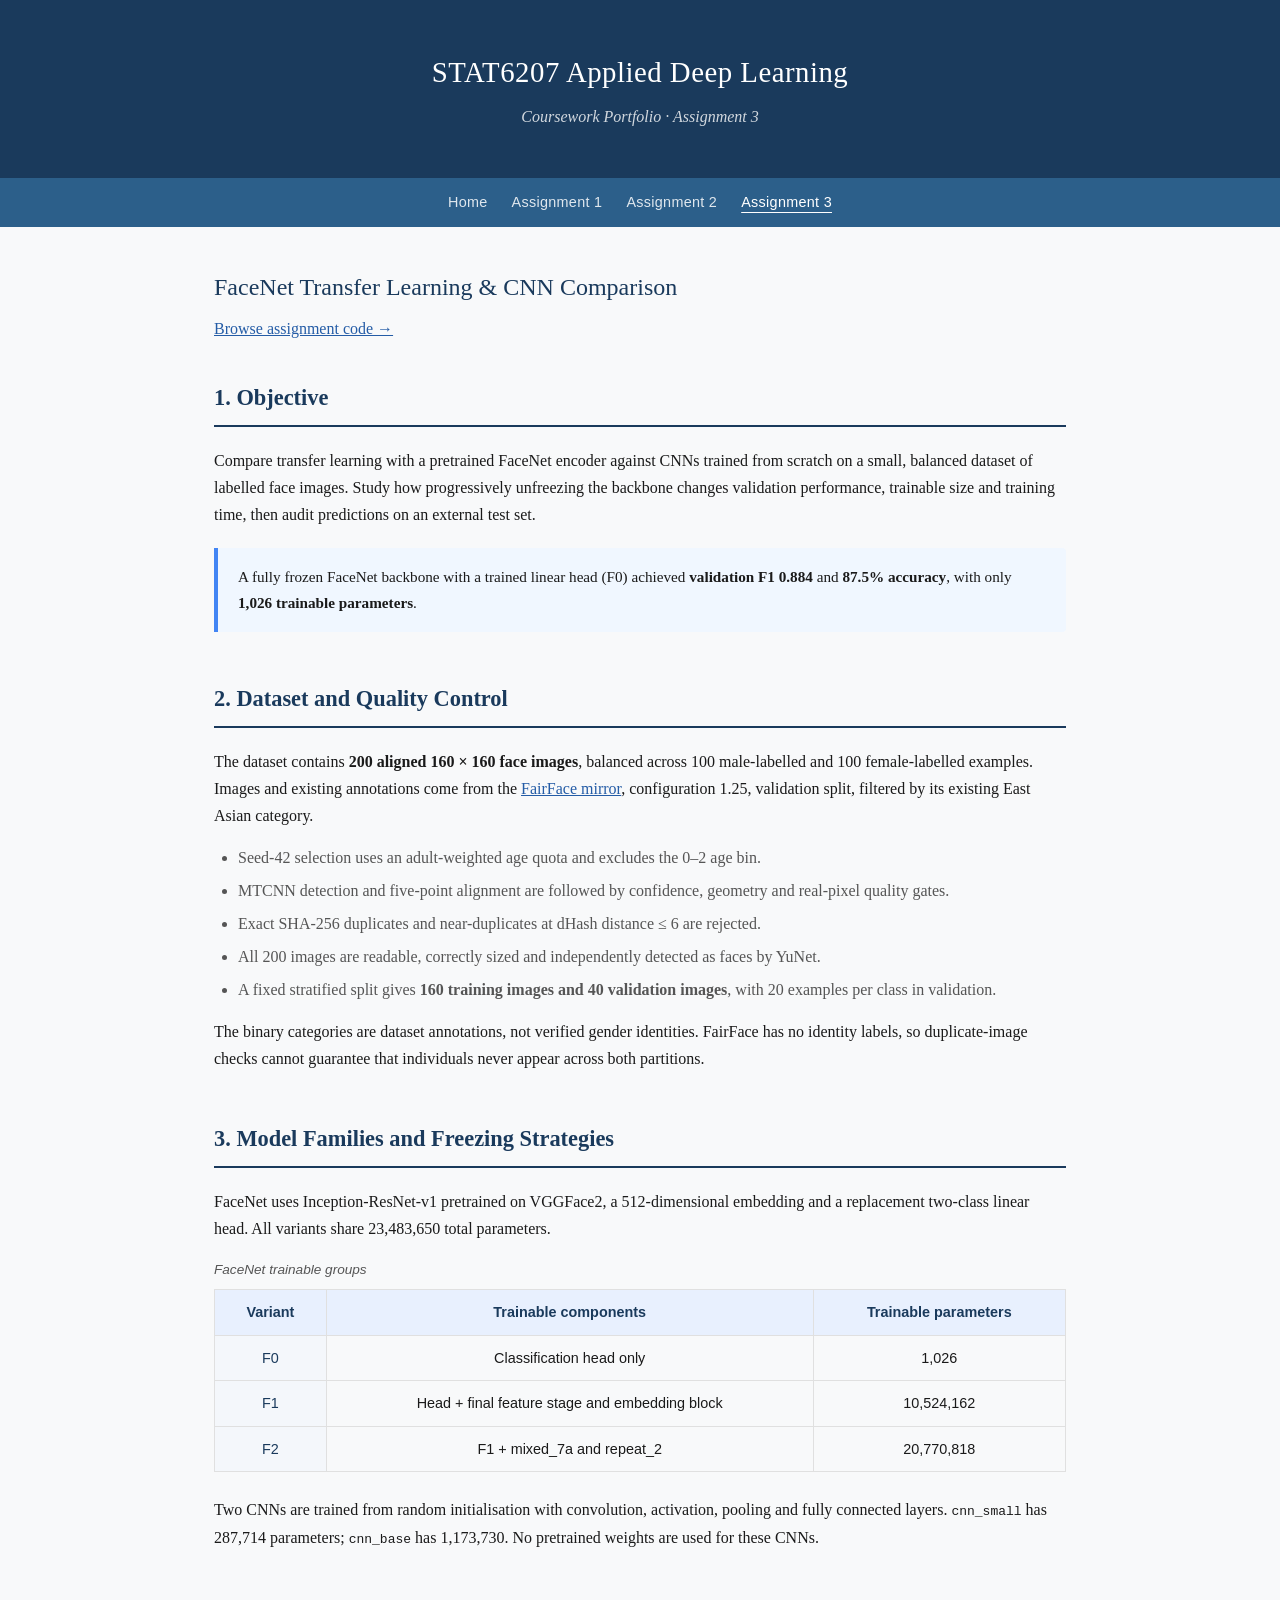
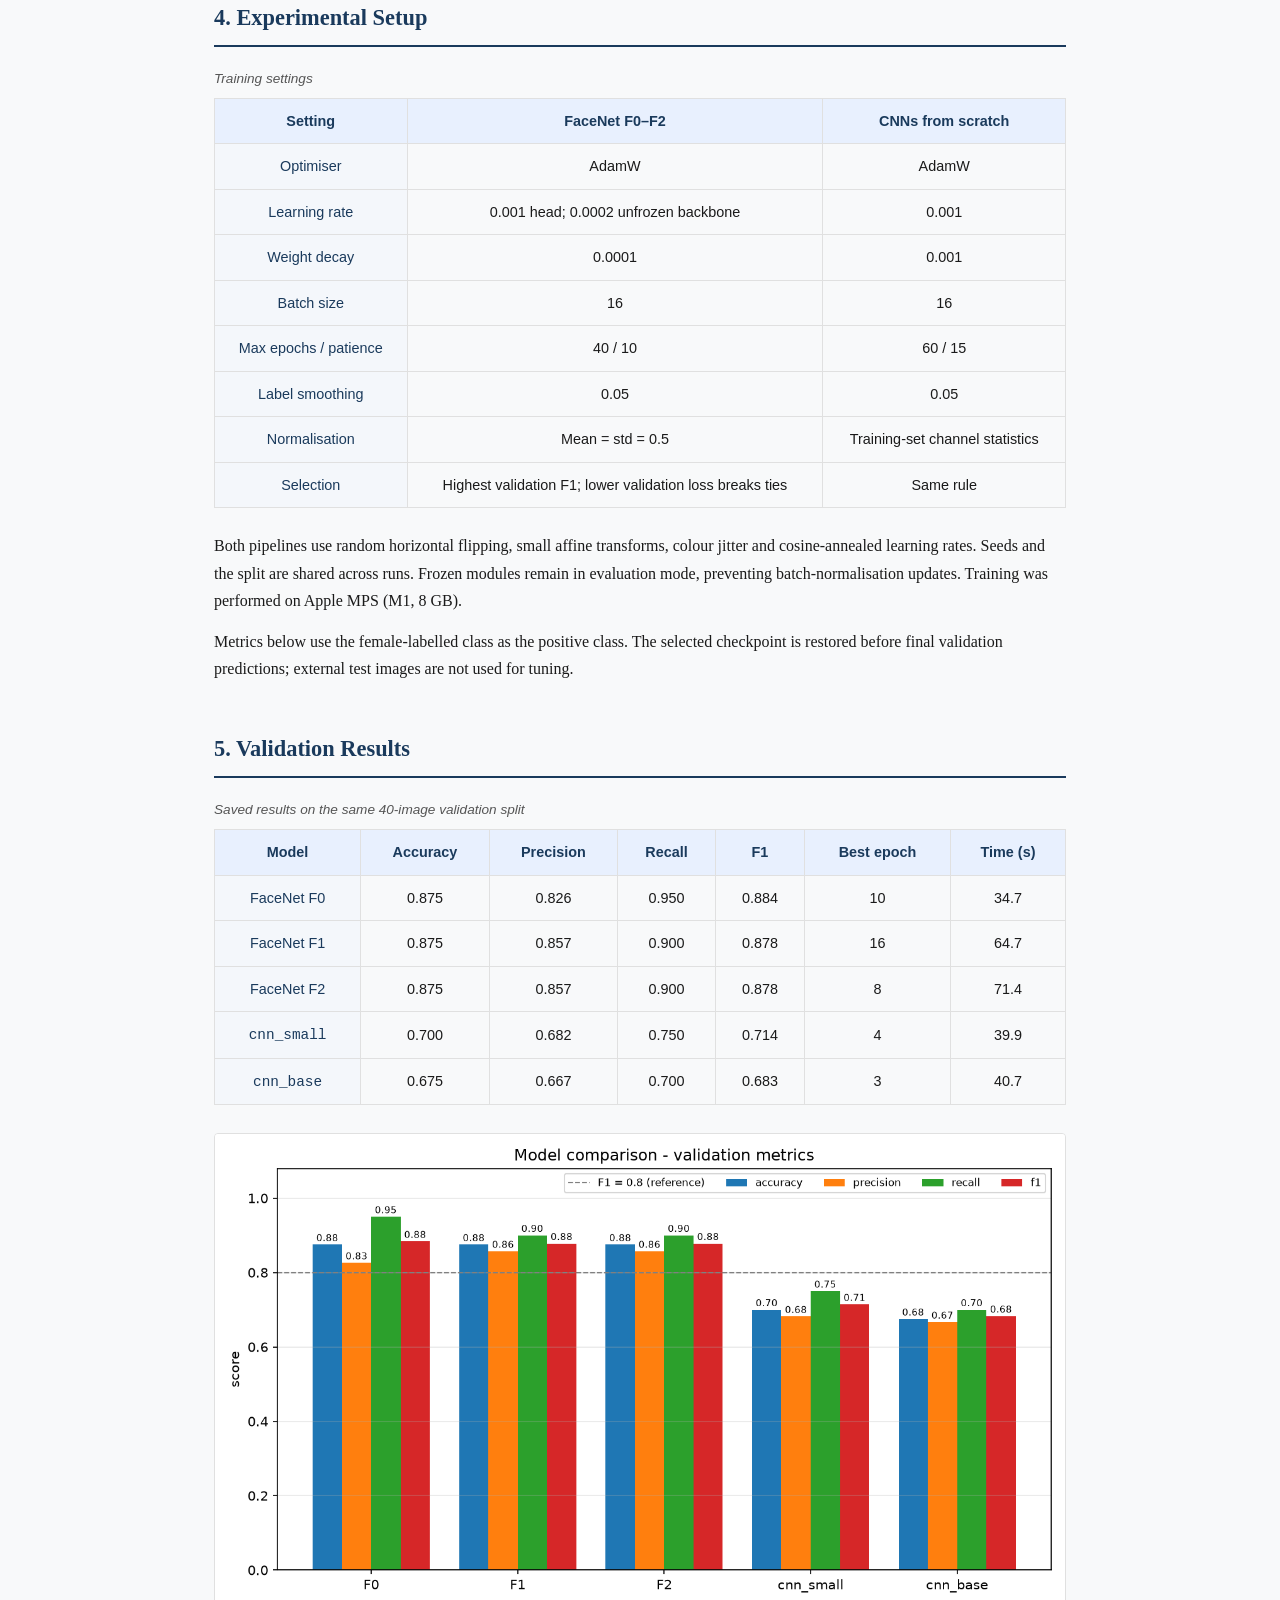
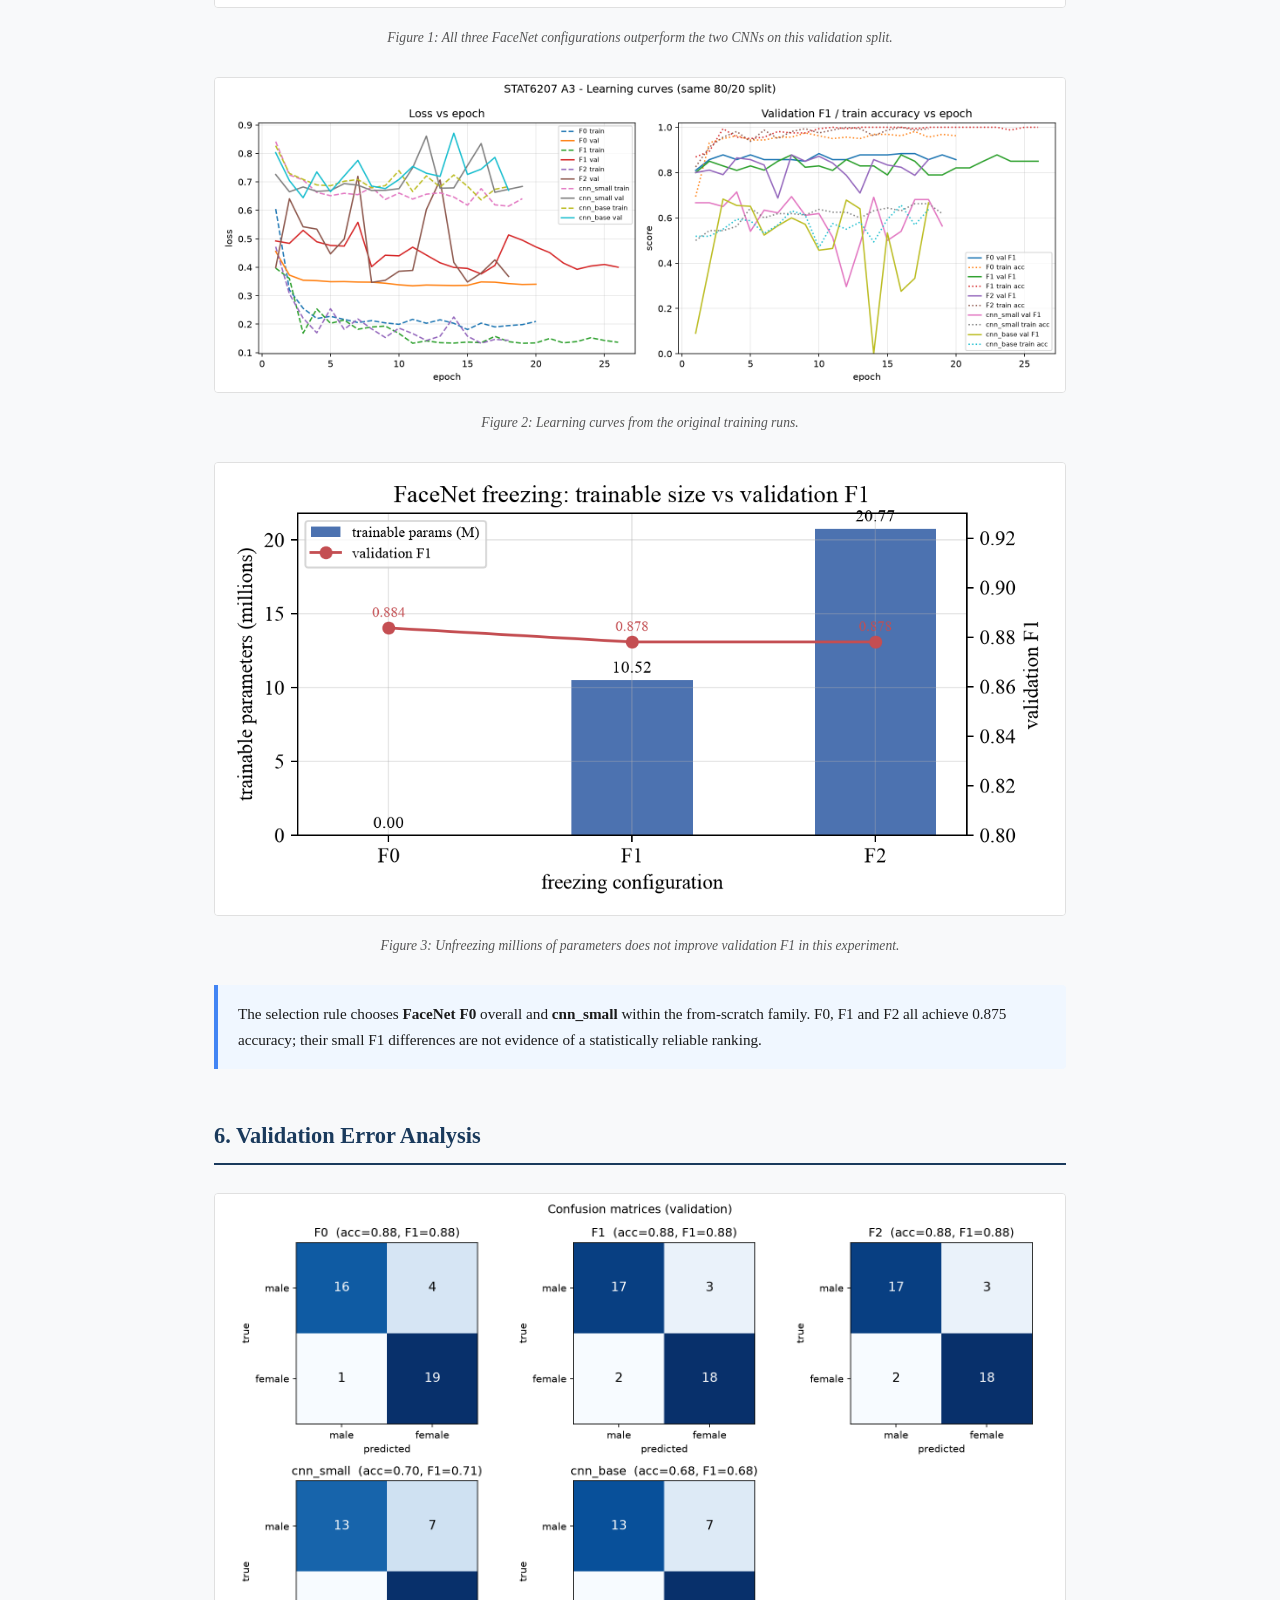
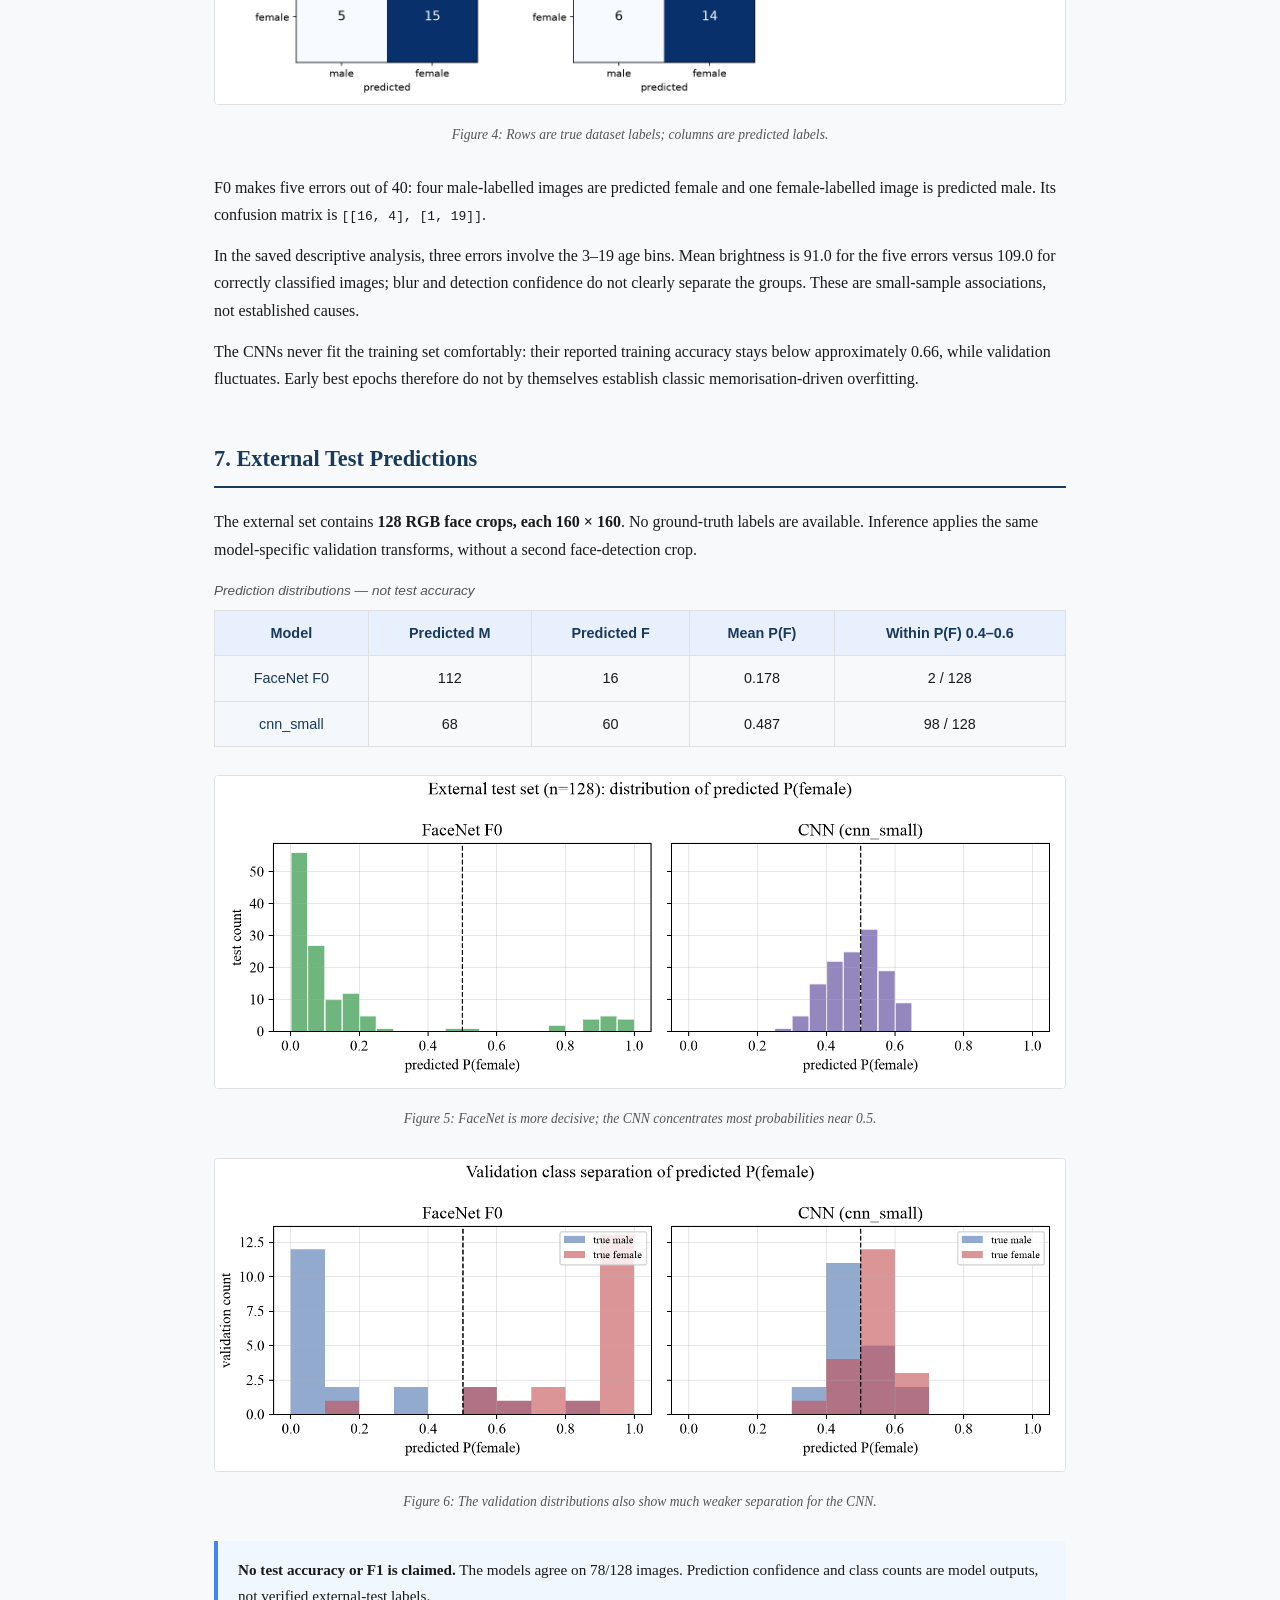
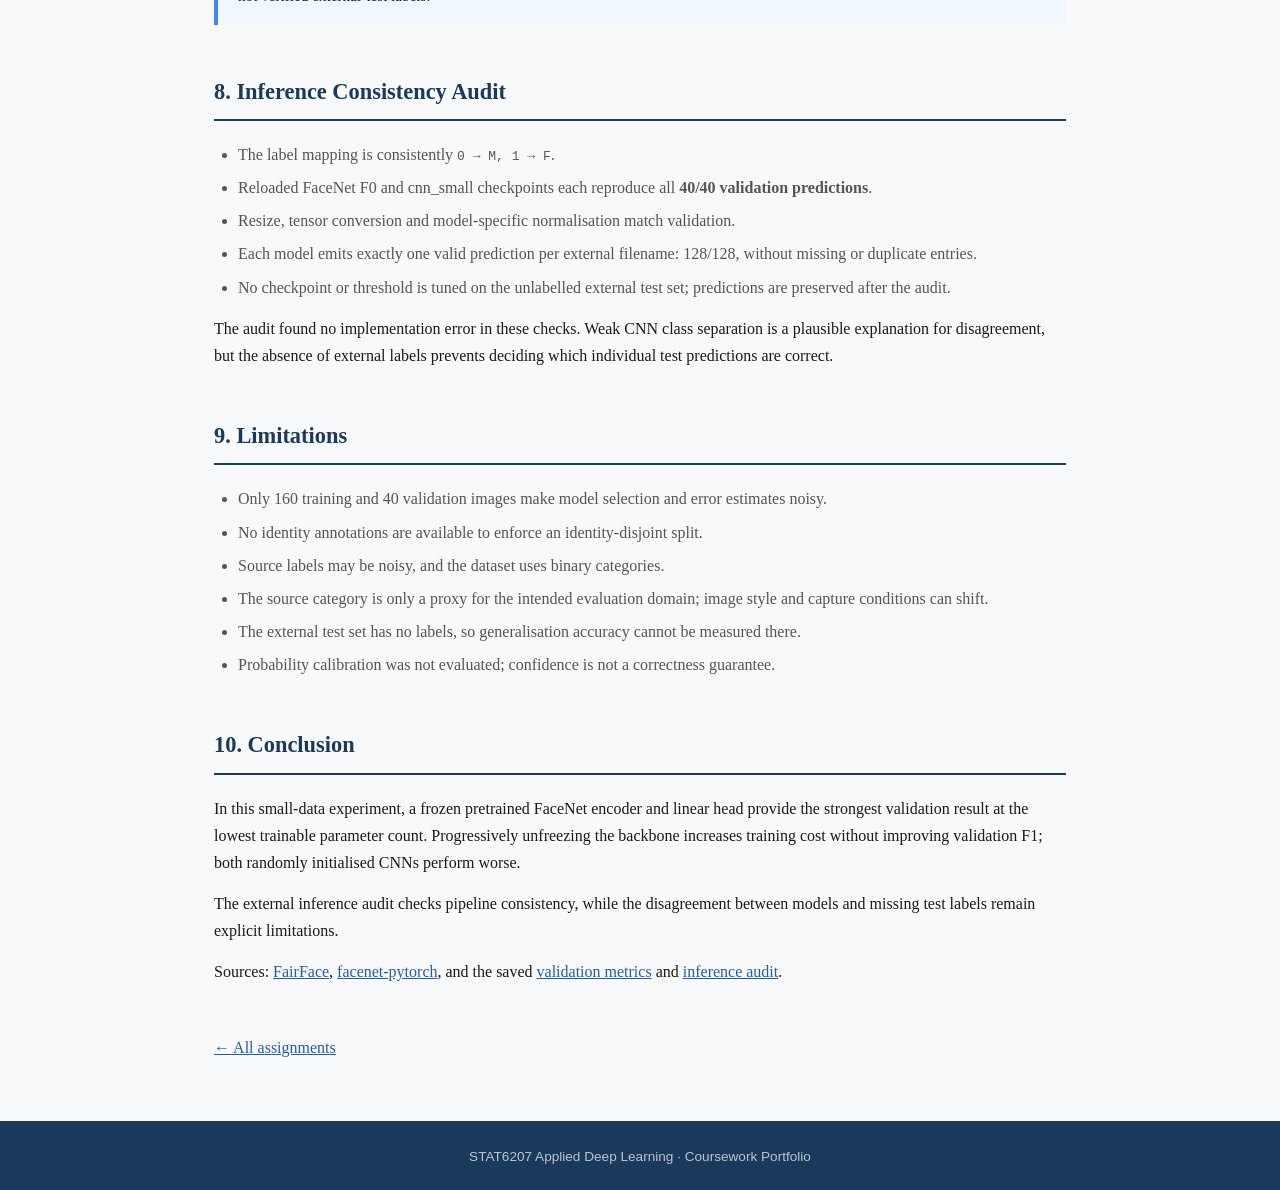
<file: assignment3.html>
<!DOCTYPE html>
<html lang="en">
<head><meta charset="UTF-8"><meta name="viewport" content="width=device-width, initial-scale=1.0">
<title>Assignment 3 - STAT6207 Portfolio</title><meta name="description" content="FaceNet Transfer Learning &amp;amp; CNN Comparison — methods, results and limitations for STAT6207 Assignment 3.">
<link rel="stylesheet" href="style.css"></head>
<body><header><div class="container"><h1>STAT6207 Applied Deep Learning</h1><p class="subtitle">Coursework Portfolio &middot; Assignment 3</p></div></header>
<nav aria-label="Main navigation">
  <a href="index.html">Home</a>
  <a href="assignment1.html">Assignment 1</a>
  <a href="assignment2.html">Assignment 2</a>
  <a href="assignment3.html" aria-current="page">Assignment 3</a>
</nav>
<main><div class="container"><div class="page-intro"><h2>FaceNet Transfer Learning &amp; CNN Comparison</h2><p><a href="https://github.com/iwanttosleeeep/stat6207-portfolio/tree/main/code/assignment3">Browse assignment code &rarr;</a></p></div>
<section class="section">
<h2>1. Objective</h2>
<p>Compare transfer learning with a pretrained FaceNet encoder against CNNs trained from scratch on a small, balanced dataset of labelled face images. Study how progressively unfreezing the backbone changes validation performance, trainable size and training time, then audit predictions on an external test set.</p><div class="highlight"><p>A fully frozen FaceNet backbone with a trained linear head (F0) achieved <strong>validation F1 0.884</strong> and <strong>87.5% accuracy</strong>, with only <strong>1,026 trainable parameters</strong>.</p></div>
</section><section class="section">
<h2>2. Dataset and Quality Control</h2>
<p>The dataset contains <strong>200 aligned 160 × 160 face images</strong>, balanced across 100 male-labelled and 100 female-labelled examples. Images and existing annotations come from the <a href="https://huggingface.co/datasets/HuggingFaceM4/FairFace">FairFace mirror</a>, configuration 1.25, validation split, filtered by its existing East Asian category.</p><ul><li>Seed-42 selection uses an adult-weighted age quota and excludes the 0–2 age bin.</li><li>MTCNN detection and five-point alignment are followed by confidence, geometry and real-pixel quality gates.</li><li>Exact SHA-256 duplicates and near-duplicates at dHash distance ≤ 6 are rejected.</li><li>All 200 images are readable, correctly sized and independently detected as faces by YuNet.</li><li>A fixed stratified split gives <strong>160 training images and 40 validation images</strong>, with 20 examples per class in validation.</li></ul><p>The binary categories are dataset annotations, not verified gender identities. FairFace has no identity labels, so duplicate-image checks cannot guarantee that individuals never appear across both partitions.</p>
</section><section class="section">
<h2>3. Model Families and Freezing Strategies</h2>
<p>FaceNet uses Inception-ResNet-v1 pretrained on VGGFace2, a 512-dimensional embedding and a replacement two-class linear head. All variants share 23,483,650 total parameters.</p><div class="table-scroll" role="region" tabindex="0" aria-label="FaceNet trainable groups"><table><caption>FaceNet trainable groups</caption><thead><tr><th scope="col">Variant</th><th scope="col">Trainable components</th><th scope="col">Trainable parameters</th></tr></thead><tbody><tr><th scope="row">F0</th><td>Classification head only</td><td>1,026</td></tr><tr><th scope="row">F1</th><td>Head + final feature stage and embedding block</td><td>10,524,162</td></tr><tr><th scope="row">F2</th><td>F1 + mixed_7a and repeat_2</td><td>20,770,818</td></tr></tbody></table></div><p>Two CNNs are trained from random initialisation with convolution, activation, pooling and fully connected layers. <code>cnn_small</code> has 287,714 parameters; <code>cnn_base</code> has 1,173,730. No pretrained weights are used for these CNNs.</p>
</section><section class="section">
<h2>4. Experimental Setup</h2>
<div class="table-scroll" role="region" tabindex="0" aria-label="Training settings"><table><caption>Training settings</caption><thead><tr><th scope="col">Setting</th><th scope="col">FaceNet F0–F2</th><th scope="col">CNNs from scratch</th></tr></thead><tbody><tr><th scope="row">Optimiser</th><td>AdamW</td><td>AdamW</td></tr><tr><th scope="row">Learning rate</th><td>0.001 head; 0.0002 unfrozen backbone</td><td>0.001</td></tr><tr><th scope="row">Weight decay</th><td>0.0001</td><td>0.001</td></tr><tr><th scope="row">Batch size</th><td>16</td><td>16</td></tr><tr><th scope="row">Max epochs / patience</th><td>40 / 10</td><td>60 / 15</td></tr><tr><th scope="row">Label smoothing</th><td>0.05</td><td>0.05</td></tr><tr><th scope="row">Normalisation</th><td>Mean = std = 0.5</td><td>Training-set channel statistics</td></tr><tr><th scope="row">Selection</th><td>Highest validation F1; lower validation loss breaks ties</td><td>Same rule</td></tr></tbody></table></div><p>Both pipelines use random horizontal flipping, small affine transforms, colour jitter and cosine-annealed learning rates. Seeds and the split are shared across runs. Frozen modules remain in evaluation mode, preventing batch-normalisation updates. Training was performed on Apple MPS (M1, 8 GB).</p><p>Metrics below use the female-labelled class as the positive class. The selected checkpoint is restored before final validation predictions; external test images are not used for tuning.</p>
</section><section class="section">
<h2>5. Validation Results</h2>
<div class="table-scroll" role="region" tabindex="0" aria-label="Saved results on the same 40-image validation split"><table><caption>Saved results on the same 40-image validation split</caption><thead><tr><th scope="col">Model</th><th scope="col">Accuracy</th><th scope="col">Precision</th><th scope="col">Recall</th><th scope="col">F1</th><th scope="col">Best epoch</th><th scope="col">Time (s)</th></tr></thead><tbody><tr><th scope="row">FaceNet F0</th><td>0.875</td><td>0.826</td><td>0.950</td><td>0.884</td><td>10</td><td>34.7</td></tr><tr><th scope="row">FaceNet F1</th><td>0.875</td><td>0.857</td><td>0.900</td><td>0.878</td><td>16</td><td>64.7</td></tr><tr><th scope="row">FaceNet F2</th><td>0.875</td><td>0.857</td><td>0.900</td><td>0.878</td><td>8</td><td>71.4</td></tr><tr><th scope="row"><code>cnn_small</code></th><td>0.700</td><td>0.682</td><td>0.750</td><td>0.714</td><td>4</td><td>39.9</td></tr><tr><th scope="row"><code>cnn_base</code></th><td>0.675</td><td>0.667</td><td>0.700</td><td>0.683</td><td>3</td><td>40.7</td></tr></tbody></table></div><figure class="figure"><img src="assets/assignment3/model_comparison.png" alt="Validation accuracy, precision, recall and F1 for five model configurations" loading="lazy"><figcaption>Figure 1: All three FaceNet configurations outperform the two CNNs on this validation split.</figcaption></figure><figure class="figure"><img src="assets/assignment3/learning_curves.png" alt="Training loss and validation learning curves for all five configurations" loading="lazy"><figcaption>Figure 2: Learning curves from the original training runs.</figcaption></figure><figure class="figure"><img src="assets/assignment3/freezing_comparison.png" alt="FaceNet trainable parameter counts and validation F1" loading="lazy"><figcaption>Figure 3: Unfreezing millions of parameters does not improve validation F1 in this experiment.</figcaption></figure><div class="highlight"><p>The selection rule chooses <strong>FaceNet F0</strong> overall and <strong>cnn_small</strong> within the from-scratch family. F0, F1 and F2 all achieve 0.875 accuracy; their small F1 differences are not evidence of a statistically reliable ranking.</p></div>
</section><section class="section">
<h2>6. Validation Error Analysis</h2>
<figure class="figure"><img src="assets/assignment3/confusion_matrices.png" alt="Confusion matrices for FaceNet and the CNN variants on validation" loading="lazy"><figcaption>Figure 4: Rows are true dataset labels; columns are predicted labels.</figcaption></figure><p>F0 makes five errors out of 40: four male-labelled images are predicted female and one female-labelled image is predicted male. Its confusion matrix is <code>[[16, 4], [1, 19]]</code>.</p><p>In the saved descriptive analysis, three errors involve the 3–19 age bins. Mean brightness is 91.0 for the five errors versus 109.0 for correctly classified images; blur and detection confidence do not clearly separate the groups. These are small-sample associations, not established causes.</p><p>The CNNs never fit the training set comfortably: their reported training accuracy stays below approximately 0.66, while validation fluctuates. Early best epochs therefore do not by themselves establish classic memorisation-driven overfitting.</p>
</section><section class="section">
<h2>7. External Test Predictions</h2>
<p>The external set contains <strong>128 RGB face crops, each 160 × 160</strong>. No ground-truth labels are available. Inference applies the same model-specific validation transforms, without a second face-detection crop.</p><div class="table-scroll" role="region" tabindex="0" aria-label="Prediction distributions — not test accuracy"><table><caption>Prediction distributions — not test accuracy</caption><thead><tr><th scope="col">Model</th><th scope="col">Predicted M</th><th scope="col">Predicted F</th><th scope="col">Mean P(F)</th><th scope="col">Within P(F) 0.4–0.6</th></tr></thead><tbody><tr><th scope="row">FaceNet F0</th><td>112</td><td>16</td><td>0.178</td><td>2 / 128</td></tr><tr><th scope="row">cnn_small</th><td>68</td><td>60</td><td>0.487</td><td>98 / 128</td></tr></tbody></table></div><figure class="figure"><img src="assets/assignment3/test_probabilities.png" alt="External-test predicted probability distributions for FaceNet and CNN" loading="lazy"><figcaption>Figure 5: FaceNet is more decisive; the CNN concentrates most probabilities near 0.5.</figcaption></figure><figure class="figure"><img src="assets/assignment3/validation_probabilities.png" alt="Validation predicted probabilities grouped by true dataset label" loading="lazy"><figcaption>Figure 6: The validation distributions also show much weaker separation for the CNN.</figcaption></figure><div class="highlight"><p><strong>No test accuracy or F1 is claimed.</strong> The models agree on 78/128 images. Prediction confidence and class counts are model outputs, not verified external-test labels.</p></div>
</section><section class="section">
<h2>8. Inference Consistency Audit</h2>
<ul><li>The label mapping is consistently <code>0 → M, 1 → F</code>.</li><li>Reloaded FaceNet F0 and cnn_small checkpoints each reproduce all <strong>40/40 validation predictions</strong>.</li><li>Resize, tensor conversion and model-specific normalisation match validation.</li><li>Each model emits exactly one valid prediction per external filename: 128/128, without missing or duplicate entries.</li><li>No checkpoint or threshold is tuned on the unlabelled external test set; predictions are preserved after the audit.</li></ul><p>The audit found no implementation error in these checks. Weak CNN class separation is a plausible explanation for disagreement, but the absence of external labels prevents deciding which individual test predictions are correct.</p>
</section><section class="section">
<h2>9. Limitations</h2>
<ul><li>Only 160 training and 40 validation images make model selection and error estimates noisy.</li><li>No identity annotations are available to enforce an identity-disjoint split.</li><li>Source labels may be noisy, and the dataset uses binary categories.</li><li>The source category is only a proxy for the intended evaluation domain; image style and capture conditions can shift.</li><li>The external test set has no labels, so generalisation accuracy cannot be measured there.</li><li>Probability calibration was not evaluated; confidence is not a correctness guarantee.</li></ul>
</section><section class="section">
<h2>10. Conclusion</h2>
<p>In this small-data experiment, a frozen pretrained FaceNet encoder and linear head provide the strongest validation result at the lowest trainable parameter count. Progressively unfreezing the backbone increases training cost without improving validation F1; both randomly initialised CNNs perform worse.</p><p>The external inference audit checks pipeline consistency, while the disagreement between models and missing test labels remain explicit limitations.</p><p>Sources: <a href="https://github.com/joojs/fairface">FairFace</a>, <a href="https://github.com/timesler/facenet-pytorch">facenet-pytorch</a>, and the saved <a href="results/assignment3/comparison.json">validation metrics</a> and <a href="results/assignment3/audit_summary.json">inference audit</a>.</p>
</section>
<p class="back-link"><a href="index.html">&larr; All assignments</a></p></div></main>
<footer><div class="container">STAT6207 Applied Deep Learning &middot; Coursework Portfolio</div></footer></body></html>
</file>
<file: style.css>
/* ========================================
   STAT6207 Coursework Portfolio
   Clean, academic style
   ======================================== */

:root {
  --primary: #1a3a5c;
  --primary-light: #2c5f8a;
  --accent: #4285f4;
  --text: #1a1a1a;
  --text-secondary: #555;
  --bg: #f8f9fa;
  --card-bg: #ffffff;
  --border: #e0e0e0;
  --green: #27ae60;
  --red: #c0392b;
}

* {
  margin: 0;
  padding: 0;
  box-sizing: border-box;
}

body {
  font-family: "Georgia", "Times New Roman", serif;
  color: var(--text);
  background: var(--bg);
  line-height: 1.7;
}

/* ---- Layout ---- */
.container {
  max-width: 900px;
  margin: 0 auto;
  padding: 0 24px;
}

/* ---- Header ---- */
header {
  background: var(--primary);
  color: white;
  padding: 48px 0;
  text-align: center;
}

header h1 {
  font-size: 1.8rem;
  font-weight: 400;
  letter-spacing: 0.5px;
}

header .subtitle {
  font-size: 1rem;
  opacity: 0.8;
  margin-top: 6px;
  font-style: italic;
}

nav {
  background: var(--primary-light);
  padding: 10px 0;
  text-align: center;
}

nav a {
  color: rgba(255,255,255,0.85);
  text-decoration: none;
  margin: 0 16px;
  font-family: -apple-system, BlinkMacSystemFont, "Segoe UI", sans-serif;
  font-size: 0.9rem;
  letter-spacing: 0.3px;
}

nav a:hover {
  color: white;
  text-decoration: underline;
}

/* ---- Main content ---- */
main {
  padding: 40px 0 60px;
}

/* ---- Homepage cards ---- */
.card-grid {
  display: grid;
  grid-template-columns: 1fr;
  gap: 24px;
  margin-top: 32px;
}

.card {
  background: var(--card-bg);
  border: 1px solid var(--border);
  border-radius: 6px;
  padding: 32px;
  transition: box-shadow 0.2s;
}

.card:hover {
  box-shadow: 0 2px 12px rgba(0,0,0,0.08);
}

.card h2 {
  font-size: 1.3rem;
  color: var(--primary);
  margin-bottom: 8px;
}

.card p {
  color: var(--text-secondary);
  font-size: 0.95rem;
}

.card .tag {
  display: inline-block;
  background: #e8f0fe;
  color: var(--primary);
  font-family: -apple-system, BlinkMacSystemFont, "Segoe UI", sans-serif;
  font-size: 0.75rem;
  padding: 3px 10px;
  border-radius: 12px;
  margin-top: 12px;
}

.card a {
  display: inline-block;
  margin-top: 16px;
  color: var(--accent);
  text-decoration: none;
  font-family: -apple-system, BlinkMacSystemFont, "Segoe UI", sans-serif;
  font-size: 0.9rem;
}

.card a:hover {
  text-decoration: underline;
}

/* ---- Assignment page sections ---- */
.section {
  margin-bottom: 48px;
}

.section h2 {
  font-size: 1.4rem;
  color: var(--primary);
  border-bottom: 2px solid var(--primary);
  padding-bottom: 8px;
  margin-bottom: 20px;
}

.section h3 {
  font-size: 1.1rem;
  color: var(--primary-light);
  margin: 24px 0 12px;
}

.section p {
  margin-bottom: 14px;
  color: var(--text);
}

.section ul {
  margin: 10px 0 14px 24px;
  color: var(--text-secondary);
}

.section ul li {
  margin-bottom: 6px;
}

/* ---- Figures ---- */
.figure {
  text-align: center;
  margin: 28px 0;
}

.figure img {
  max-width: 100%;
  height: auto;
  border: 1px solid var(--border);
  border-radius: 4px;
}

.figure figcaption {
  font-size: 0.85rem;
  color: var(--text-secondary);
  font-style: italic;
  margin-top: 10px;
  max-width: 700px;
  margin-left: auto;
  margin-right: auto;
}

/* ---- Tables ---- */
table {
  width: 100%;
  border-collapse: collapse;
  margin: 16px 0 24px;
  font-family: -apple-system, BlinkMacSystemFont, "Segoe UI", sans-serif;
  font-size: 0.9rem;
}

th, td {
  border: 1px solid var(--border);
  padding: 10px 14px;
  text-align: center;
}

th {
  background: #e8f0fe;
  color: var(--primary);
  font-weight: 600;
}

caption {
  font-size: 0.85rem;
  color: var(--text-secondary);
  font-style: italic;
  margin-bottom: 8px;
  text-align: left;
}

/* ---- Highlight box ---- */
.highlight {
  background: #f0f7ff;
  border-left: 4px solid var(--accent);
  padding: 16px 20px;
  margin: 20px 0;
  border-radius: 0 4px 4px 0;
}

.highlight p {
  margin: 0;
  font-size: 0.95rem;
}

/* ---- Keeshond table colors ---- */
.correct {
  color: var(--green);
  font-weight: 600;
}

.incorrect {
  color: var(--red);
  font-weight: 600;
}

/* ---- Footer ---- */
footer {
  background: var(--primary);
  color: rgba(255,255,255,0.7);
  text-align: center;
  padding: 24px 0;
  font-size: 0.85rem;
  font-family: -apple-system, BlinkMacSystemFont, "Segoe UI", sans-serif;
}

footer a {
  color: rgba(255,255,255,0.9);
  text-decoration: none;
}

footer a:hover {
  text-decoration: underline;
}

/* ---- Responsive ---- */
@media (max-width: 640px) {
  header h1 {
    font-size: 1.4rem;
  }
  .container {
    padding: 0 16px;
  }
  table {
    font-size: 0.8rem;
  }
  th, td {
    padding: 6px 8px;
  }
}

/* Shared navigation and additional assignment content */
nav { display: flex; flex-wrap: wrap; justify-content: center; gap: 8px 24px; padding: 12px 16px; }
nav a { margin: 0; }
nav a[aria-current="page"] { color: #fff; text-decoration: underline; text-underline-offset: 5px; }
.page-intro { margin-bottom: 36px; }
.page-intro h2 { color: var(--primary); font-size: 1.5rem; font-weight: 400; }
.page-intro p { margin-top: 8px; }
main a { color: #245ca6; overflow-wrap: anywhere; }
.table-scroll { max-width: 100%; overflow-x: auto; margin: 16px 0 24px; }
.table-scroll table { margin: 0; }
tbody th { background: #f4f7fb; font-weight: 400; }
.prompt { border: 1px solid var(--border); border-radius: 4px; padding: 16px 20px; margin: 20px 0; background: #fff; }
.prompt summary { cursor: pointer; color: var(--primary); font-weight: bold; }
.prompt-text { white-space: pre-wrap; overflow-wrap: anywhere; margin-top: 16px; }
.back-link { margin-top: 32px; }
:focus-visible { outline: 3px solid var(--accent); outline-offset: 3px; }
@media (max-width: 640px) { .card { padding: 24px; } .page-intro h2 { font-size: 1.3rem; } }
</file>
